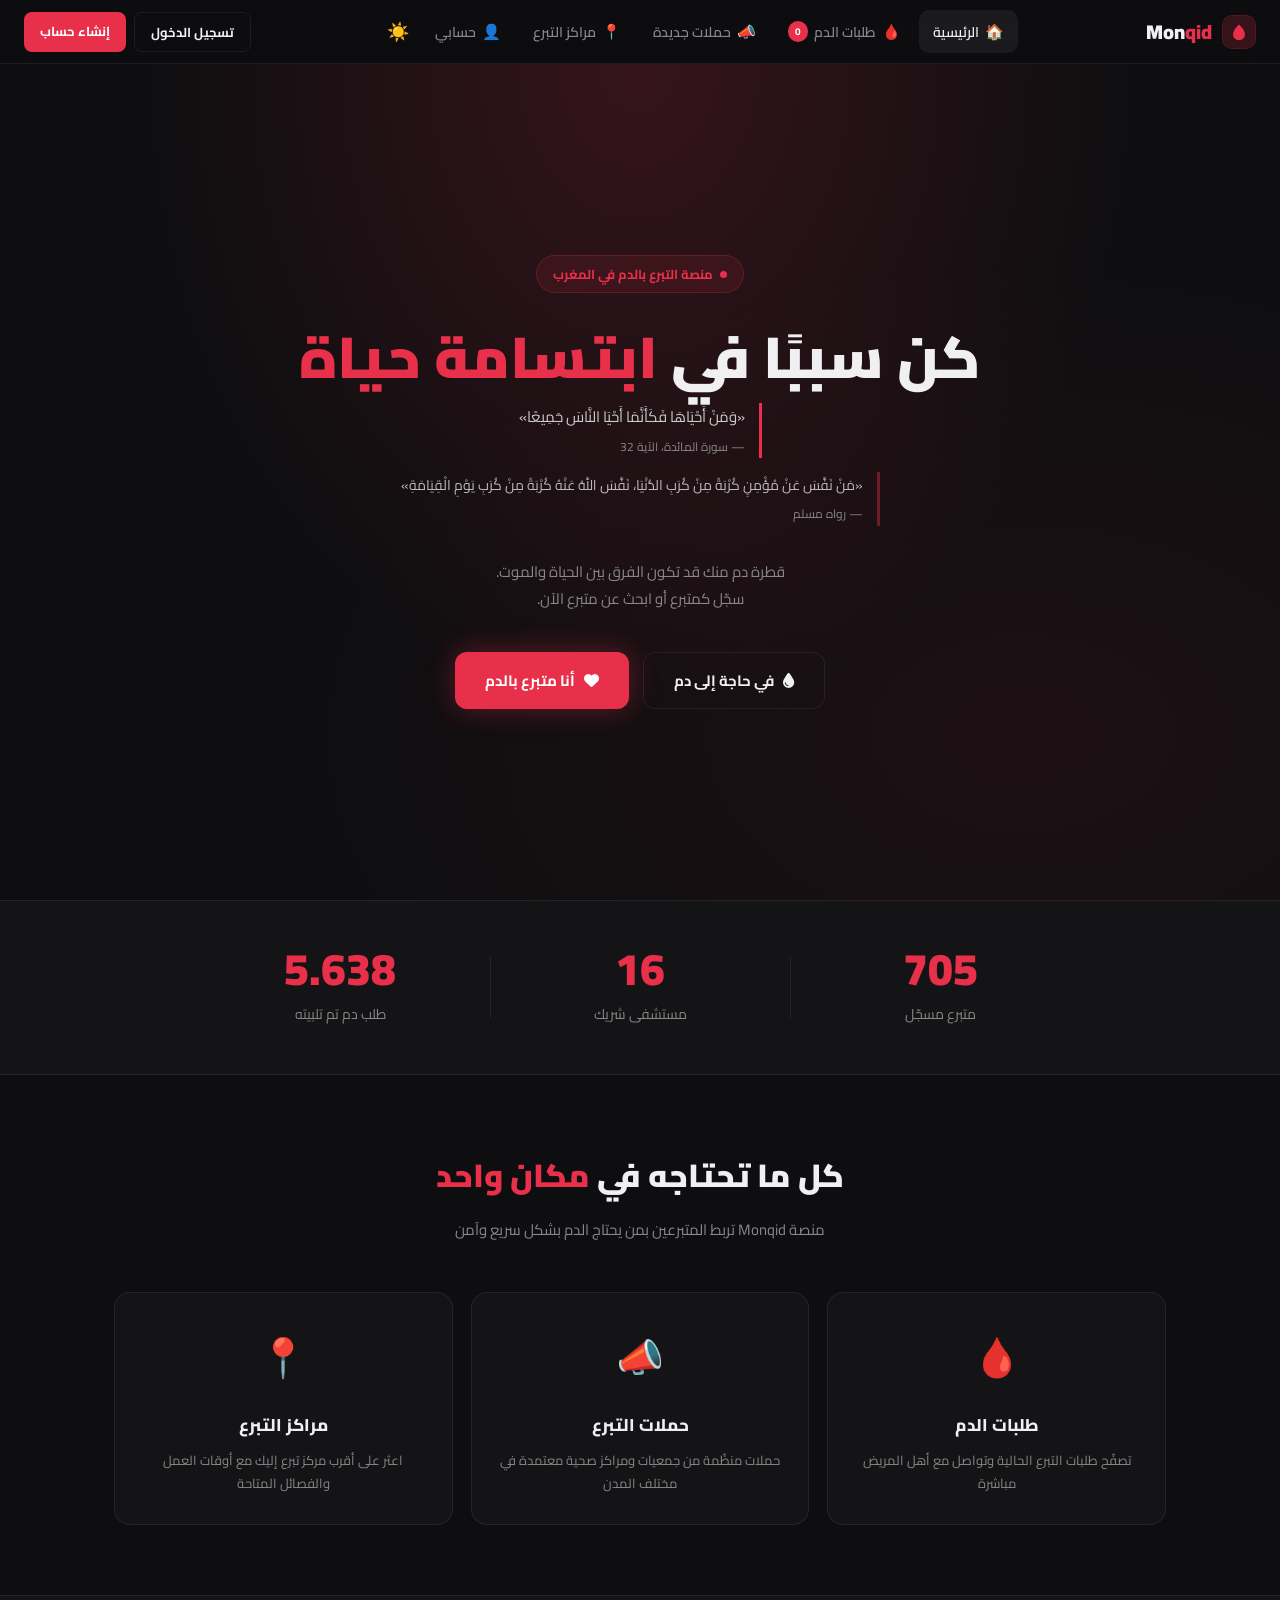
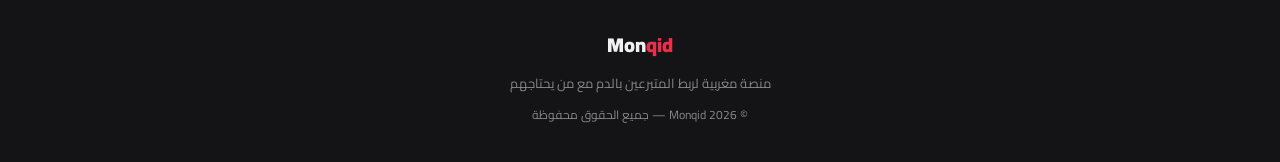
<file: monqid/pages/index.html>
<!DOCTYPE html>
<html lang="ar" dir="rtl">
<head>
  <meta charset="UTF-8"/>
  <meta name="viewport" content="width=device-width, initial-scale=1.0"/>
  <title>Monqid – الرئيسية</title>
  <link href="https://fonts.googleapis.com/css2?family=Cairo:wght@400;500;600;700;900&display=swap" rel="stylesheet"/>
  <link rel="stylesheet" href="https://cdnjs.cloudflare.com/ajax/libs/font-awesome/6.5.0/css/all.min.css">
  <link rel="stylesheet" href="../assests/css/index.css">
  <link rel="stylesheet" href="../assests/css/home.css">
</head>
<body>

<nav>
  <a href="index.html" class="logo">
    <div class="logo-icon">
      <div class="logo-pulse"></div>
      <svg viewBox="0 0 24 24" fill="var(--red)"><path d="M12 2C12 2 4 9.5 4 15a8 8 0 0 0 16 0C20 9.5 12 2 12 2z"/></svg>
    </div>
    <span class="logo-text">Mon<span>qid</span></span>
  </a>
  <ul class="nav-links">
    <li><a href="index.html" class="active"><span class="nav-icon">🏠</span> الرئيسية</a></li>
    <li><a href="requests.html"><span class="nav-icon">🩸</span> طلبات الدم <span class="nav-badge" id="nav-count">0</span></a></li>
    <li><a href="Campagnes.html"><span class="nav-icon">📣</span> حملات جديدة</a></li>
    <li><a href="Centers.html"><span class="nav-icon">📍</span> مراكز التبرع</a></li>
    <li><a href="profil.html"><span class="nav-icon">👤</span> حسابي</a></li>
    <button class="btn-theme-toggle" id="themeToggle" onclick="toggleTheme()"><span id="themeIcon">☀️</span></button>
  </ul>
  <div class="nav-auth" id="nav-auth-area">
    <a href="login.html" class="btn-login">تسجيل الدخول</a>
    <a href="register.html" class="btn-register">إنشاء حساب</a>
  </div>
  <button class="menu-toggle" id="menuToggle" aria-label="القائمة">☰</button>
</nav>

<div class="mobile-drawer" id="mobileDrawer">
  <a href="index.html"><span>🏠</span> الرئيسية</a>
  <a href="requests.html"><span>🩸</span> طلبات الدم <span class="nav-badge" id="nav-count-mobile">0</span></a>
  <a href="Campagnes.html"><span>📣</span> حملات جديدة</a>
  <a href="Centers.html"><span>📍</span> مراكز التبرع</a>
  <a href="profil.html"><span>👤</span> حسابي</a>
  <div class="mobile-divider"></div>
  <div class="mobile-auth">
    <a href="login.html" class="btn-login">تسجيل الدخول</a>
    <a href="register.html" class="btn-register">إنشاء حساب</a>
  </div>
</div>

<section class="hero">
  <div class="hero-tag"><span class="dot"></span> منصة التبرع بالدم في المغرب</div>
  <h1>كن سببًا في <span>ابتسامة حياة</span></h1>
  <div class="hero-verse">
    «وَمَنْ أَحْيَاهَا فَكَأَنَّمَا أَحْيَا النَّاسَ جَمِيعًا»
    <span class="source">— سورة المائدة، الآية 32</span>
  </div>
  <div class="hero-hadith">
    «مَنْ نَفَّسَ عَنْ مُؤْمِنٍ كُرْبَةً مِنْ كُرَبِ الدُّنْيَا، نَفَّسَ اللَّهُ عَنْهُ كُرْبَةً مِنْ كُرَبِ يَوْمِ الْقِيَامَةِ»
    <span class="source">— رواه مسلم</span>
  </div>
  <p class="hero-sub">قطرة دم منك قد تكون الفرق بين الحياة والموت.<br>سجّل كمتبرع أو ابحث عن متبرع الآن.</p>
  <div class="hero-btns">
    <a href="requests.html" class="btn-hero-secondary"><i class="fa fa-tint"></i> في حاجة إلى دم</a>
    <a href="Campagnes.html" class="btn-hero-primary"><i class="fa fa-heart"></i> أنا متبرع بالدم</a>
  </div>
</section>

<section class="stats-section">
  <div class="stats-inner">
    <div class="stat-item"><span class="num" id="users-count">0</span><span class="lbl">متبرع مسجّل</span></div>
    <div class="stat-item"><span class="num" id="hospitals-count">0</span><span class="lbl">مستشفى شريك</span></div>
    <div class="stat-item"><span class="num" id="orders-count">0</span><span class="lbl">طلب دم تم تلبيته</span></div>
  </div>
</section>

<section class="features-section">
  <div class="section-title">
    <h2>كل ما تحتاجه في <span>مكان واحد</span></h2>
    <p>منصة Monqid تربط المتبرعين بمن يحتاج الدم بشكل سريع وآمن</p>
  </div>
  <div class="features-grid">
    <a href="requests.html" class="feature-card"><span class="feature-icon">🩸</span><h3>طلبات الدم</h3><p>تصفّح طلبات التبرع الحالية وتواصل مع أهل المريض مباشرة</p></a>
    <a href="Campagnes.html" class="feature-card"><span class="feature-icon">📣</span><h3>حملات التبرع</h3><p>حملات منظّمة من جمعيات ومراكز صحية معتمدة في مختلف المدن</p></a>
    <a href="Centers.html" class="feature-card"><span class="feature-icon">📍</span><h3>مراكز التبرع</h3><p>اعثر على أقرب مركز تبرع إليك مع أوقات العمل والفصائل المتاحة</p></a>
  </div>
</section>

<footer class="footer">
  <div class="footer-inner">
    <div class="footer-logo">Mon<span>qid</span></div>
    <p>منصة مغربية لربط المتبرعين بالدم مع من يحتاجهم</p>
    <p style="font-size:12px;margin-top:8px">© 2026 Monqid — جميع الحقوق محفوظة</p>
  </div>
</footer>

<script src="../assests/js/utils.js"></script>
<script src="../assests/js/home.js"></script>
</body>
</html>
</file>
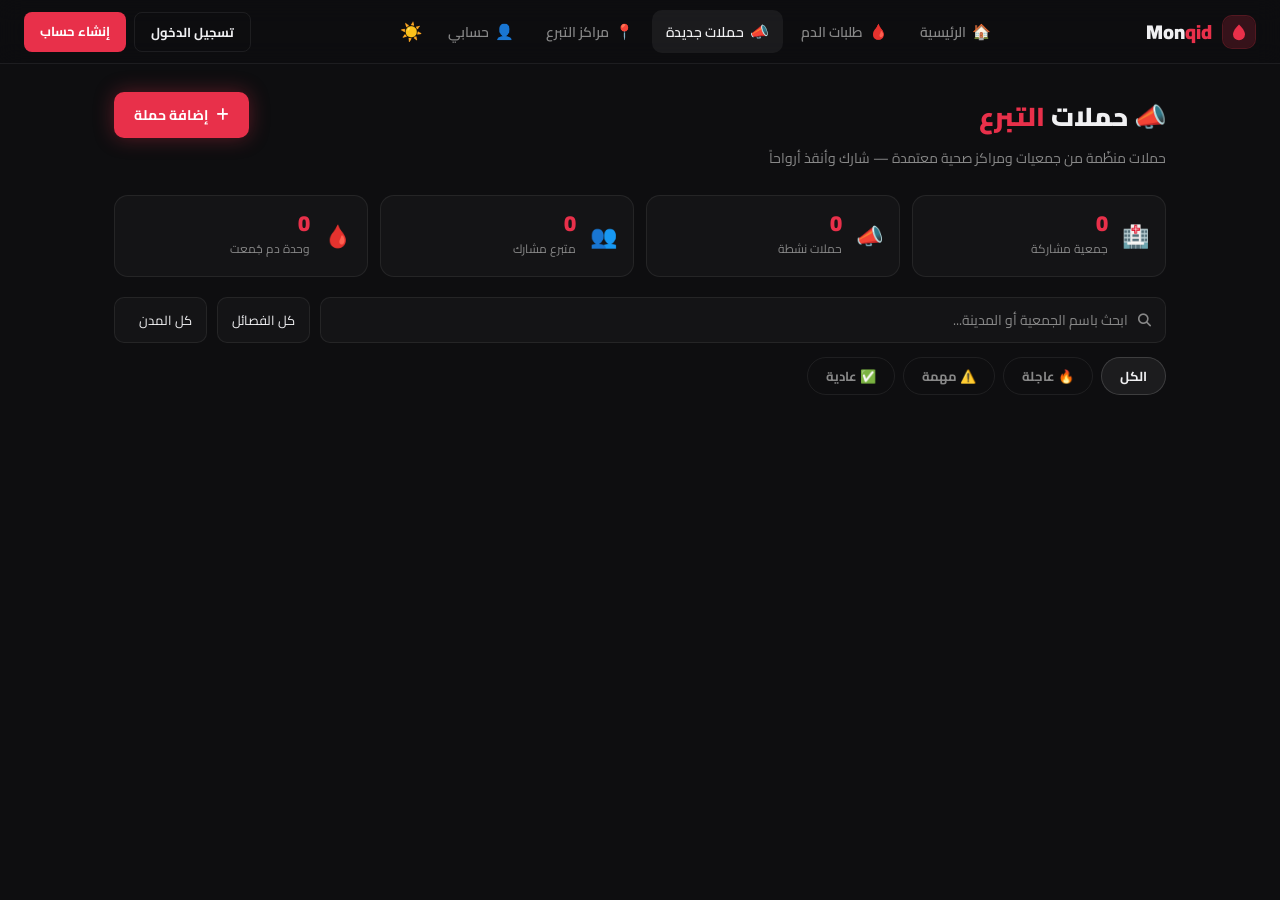
<file: monqid/pages/Campagnes.html>
<!DOCTYPE html>
<html lang="ar" dir="rtl">
<head>
  <meta charset="UTF-8">
  <meta name="viewport" content="width=device-width, initial-scale=1.0">
  <title>Monqid – حملات التبرع</title>
  <link href="https://fonts.googleapis.com/css2?family=Cairo:wght@400;500;600;700;900&display=swap" rel="stylesheet">
  <link rel="stylesheet" href="https://cdnjs.cloudflare.com/ajax/libs/font-awesome/6.5.0/css/all.min.css">
  <link rel="stylesheet" href="../assests/css/index.css">
</head>
<body>

<nav>
  <a href="index.html" class="logo">
    <div class="logo-icon"><div class="logo-pulse"></div>
      <svg viewBox="0 0 24 24" fill="var(--red)"><path d="M12 2C12 2 4 9.5 4 15a8 8 0 0 0 16 0C20 9.5 12 2 12 2z"/></svg>
    </div>
    <span class="logo-text">Mon<span>qid</span></span>
  </a>
  <ul class="nav-links">
    <li><a href="index.html"><span class="nav-icon">🏠</span> الرئيسية</a></li>
    <li><a href="requests.html"><span class="nav-icon">🩸</span> طلبات الدم</a></li>
    <li><a href="Campagnes.html" class="active"><span class="nav-icon">📣</span> حملات جديدة</a></li>
    <li><a href="Centers.html"><span class="nav-icon">📍</span> مراكز التبرع</a></li>
    <li><a href="profil.html"><span class="nav-icon">👤</span> حسابي</a></li>
    <button class="btn-theme-toggle" id="themeToggle" onclick="toggleTheme()"><span id="themeIcon">☀️</span></button>
  </ul>
  <div class="nav-auth">
    <a href="login.html" class="btn-login">تسجيل الدخول</a>
    <a href="register.html" class="btn-register">إنشاء حساب</a>
  </div>
  <button class="menu-toggle" id="menuToggle">☰</button>
</nav>

<div class="mobile-drawer" id="mobileDrawer">
  <a href="index.html"><span>🏠</span> الرئيسية</a>
  <a href="requests.html"><span>🩸</span> طلبات الدم</a>
  <a href="Campagnes.html"><span>📣</span> حملات جديدة</a>
  <a href="Centers.html"><span>📍</span> مراكز التبرع</a>
  <a href="profil.html"><span>👤</span> حسابي</a>
  <div class="mobile-divider"></div>
  <div class="mobile-auth">
    <a href="login.html" class="btn-login">تسجيل الدخول</a>
    <a href="register.html" class="btn-register">إنشاء حساب</a>
  </div>
</div>

<div class="page">
  <div class="page-header">
    <div>
      <h1>📣 حملات <span>التبرع</span></h1>
      <p>حملات منظّمة من جمعيات ومراكز صحية معتمدة — شارك وأنقذ أرواحاً</p>
    </div>
    <button class="btn-add" id="btn-open-modal"><i class="fa fa-plus"></i> إضافة حملة</button>
  </div>

  <div class="stats-row">
    <div class="stat-card"><div class="stat-icon">🏥</div><div class="stat-info"><div class="num"><span id="stat-orgs">0</span></div><div class="lbl">جمعية مشاركة</div></div></div>
    <div class="stat-card"><div class="stat-icon">📣</div><div class="stat-info"><div class="num"><span id="stat-active">0</span></div><div class="lbl">حملات نشطة</div></div></div>
    <div class="stat-card"><div class="stat-icon">👥</div><div class="stat-info"><div class="num"><span id="stat-donors">0</span></div><div class="lbl">متبرع مشارك</div></div></div>
    <div class="stat-card"><div class="stat-icon">🩸</div><div class="stat-info"><div class="num"><span id="stat-units">0</span></div><div class="lbl">وحدة دم جُمعت</div></div></div>
  </div>

  <div class="filters-bar">
    <div class="search-wrap">
      <i class="fa fa-search"></i>
      <input type="text" id="search-inp" placeholder="ابحث باسم الجمعية أو المدينة...">
    </div>
    <select class="filter-select" id="f-blood">
      <option value="all">كل الفصائل</option>
      <option>A+</option><option>A-</option><option>B+</option><option>B-</option>
      <option>AB+</option><option>AB-</option><option>O+</option><option>O-</option>
    </select>
    <select class="filter-select" id="f-city">
      <option value="all">كل المدن</option>
      <option>الرباط</option><option>الدار البيضاء</option>
      <option>فاس</option><option>مراكش</option><option>طنجة</option><option>مكناس</option>
    </select>
  </div>

  <div class="urgency-tabs" id="urg-tabs">
    <button class="urg-btn active" data-urg="all">الكل</button>
    <button class="urg-btn critical" data-urg="critical">🔥 عاجلة</button>
    <button class="urg-btn" data-urg="high">⚠️ مهمة</button>
    <button class="urg-btn" data-urg="normal">✅ عادية</button>
  </div>

  <div class="cards-grid" id="cards-grid"></div>
</div>

<!-- Modal إضافة حملة -->
<div class="modal-overlay" id="modal">
  <div class="modal-box">
    <button class="modal-close" id="btn-close-modal"><i class="fa fa-times"></i></button>
    <h2>حملة <span>تبرع</span> جديدة</h2>
    <p class="modal-sub">خاصة بالجمعيات والمراكز الصحية المعتمدة فقط</p>

    <div class="form-row">
      <div class="form-group"><label>اسم الجمعية / المؤسسة</label><input type="text" id="m-org" placeholder="مثل: جمعية الهلال الأحمر"></div>
      <div class="form-group"><label>عنوان الحملة</label><input type="text" id="m-title" placeholder="مثل: حملة دمك حياة"></div>
    </div>
    <div class="form-group"><label>وصف الحملة</label><textarea id="m-desc" placeholder="اشرح هدف الحملة..."></textarea></div>
    <div class="form-group">
      <label>فصائل الدم المطلوبة (يمكن اختيار أكثر من واحدة)</label>
      <div class="blood-selector" id="blood-selector">
        <button class="blood-opt" data-blood="A+">A+</button>
        <button class="blood-opt" data-blood="A-">A-</button>
        <button class="blood-opt" data-blood="B+">B+</button>
        <button class="blood-opt" data-blood="B-">B-</button>
        <button class="blood-opt" data-blood="AB+">AB+</button>
        <button class="blood-opt" data-blood="AB-">AB-</button>
        <button class="blood-opt" data-blood="O+">O+</button>
        <button class="blood-opt" data-blood="O-">O-</button>
      </div>
    </div>
    <div class="form-row">
      <div class="form-group"><label>المدينة</label><input type="text" id="m-city" placeholder="مثل: الرباط"></div>
      <div class="form-group"><label>الهدف (عدد الوحدات)</label><input type="number" id="m-bags" placeholder="50" min="1"></div>
    </div>
    <div class="form-row">
      <div class="form-group"><label>تاريخ البداية</label><input type="date" id="m-start"></div>
      <div class="form-group"><label>تاريخ النهاية</label><input type="date" id="m-end"></div>
    </div>
    <div class="form-row">
      <div class="form-group">
        <label>درجة الأولوية</label>
        <select id="m-urgency">
          <option value="critical">🔥 عاجلة</option>
          <option value="high">⚠️ مهمة</option>
          <option value="normal">✅ عادية</option>
        </select>
      </div>
      <div class="form-group"><label>رقم التواصل</label><input type="tel" id="m-phone" placeholder="+212 5XX XXX XXX"></div>
    </div>
    <button class="btn-submit" id="btn-submit"><i class="fa fa-bullhorn"></i> نشر الحملة</button>
  </div>
</div>

<div class="toast" id="toast"><i class="fa fa-check-circle"></i><span id="toast-msg"></span></div>

<script src="../assests/js/utils.js"></script>
<script src="../assests/js/campaigns.js"></script>
</body>
</html>
</file>
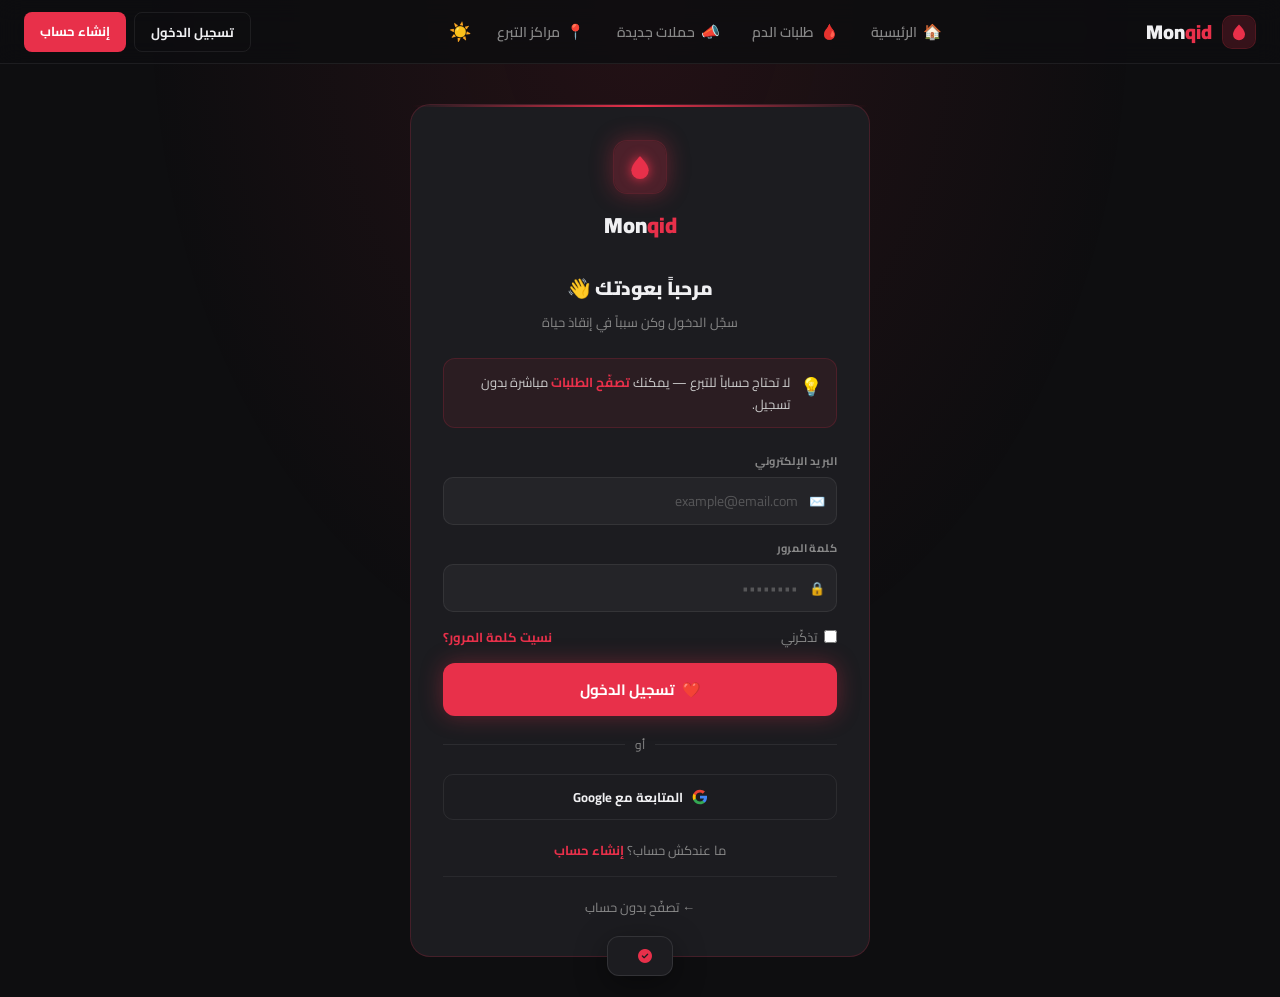
<file: monqid/pages/login.html>
<!DOCTYPE html>
<html lang="ar" dir="rtl">
<head>
  <meta charset="UTF-8"/>
  <meta name="viewport" content="width=device-width, initial-scale=1.0"/>
  <title>Monqid – تسجيل الدخول</title>
  <link href="https://fonts.googleapis.com/css2?family=Cairo:wght@400;600;700;900&display=swap" rel="stylesheet"/>
  <link rel="stylesheet" href="https://cdnjs.cloudflare.com/ajax/libs/font-awesome/6.5.0/css/all.min.css">
  <link rel="stylesheet" href="../assests/css/index.css">
  <link rel="stylesheet" href="../assests/css/auth.css">
</head>
<body>

<nav>
  <a href="index.html" class="logo">
    <div class="logo-icon"><div class="logo-pulse"></div>
      <svg viewBox="0 0 24 24" fill="var(--red)"><path d="M12 2C12 2 4 9.5 4 15a8 8 0 0 0 16 0C20 9.5 12 2 12 2z"/></svg>
    </div>
    <span class="logo-text">Mon<span>qid</span></span>
  </a>
  <ul class="nav-links">
    <li><a href="index.html"><span class="nav-icon">🏠</span> الرئيسية</a></li>
    <li><a href="requests.html"><span class="nav-icon">🩸</span> طلبات الدم</a></li>
    <li><a href="Campagnes.html"><span class="nav-icon">📣</span> حملات جديدة</a></li>
    <li><a href="Centers.html"><span class="nav-icon">📍</span> مراكز التبرع</a></li>
    <button class="btn-theme-toggle" id="themeToggle" onclick="toggleTheme()"><span id="themeIcon">☀️</span></button>
  </ul>
  <div class="nav-auth">
    <a href="login.html" class="btn-login">تسجيل الدخول</a>
    <a href="register.html" class="btn-register">إنشاء حساب</a>
  </div>
  <button class="menu-toggle" id="menuToggle">☰</button>
</nav>

<div class="mobile-drawer" id="mobileDrawer">
  <a href="index.html"><span>🏠</span> الرئيسية</a>
  <a href="requests.html"><span>🩸</span> طلبات الدم</a>
  <a href="Campagnes.html"><span>📣</span> حملات جديدة</a>
  <a href="Centers.html"><span>📍</span> مراكز التبرع</a>
  <div class="mobile-divider"></div>
  <div class="mobile-auth">
    <a href="login.html" class="btn-login">تسجيل الدخول</a>
    <a href="register.html" class="btn-register">إنشاء حساب</a>
  </div>
</div>

<div class="auth-wrapper">
  <div class="auth-card">
    <div class="card-logo">
      <div class="logo-icon-wrap">
        <div class="logo-pulse-ring"></div>
        <svg viewBox="0 0 24 24"><path d="M12 2C12 2 4 9.5 4 15a8 8 0 0 0 16 0C20 9.5 12 2 12 2z"/></svg>
      </div>
      <div class="logo-name">Mon<span>qid</span></div>
    </div>
    <div class="card-title">مرحباً بعودتك 👋</div>
    <div class="card-sub">سجّل الدخول وكن سبباً في إنقاذ حياة</div>
    <div class="guest-notice">
      <span class="notice-icon">💡</span>
      <span>لا تحتاج حساباً للتبرع — يمكنك <a href="requests.html">تصفّح الطلبات</a> مباشرة بدون تسجيل.</span>
    </div>
    <form id="loginForm">
      <div class="form-group">
        <label>البريد الإلكتروني</label>
        <div class="input-wrap"><span class="ico">✉️</span><input type="email" id="l-email" placeholder="example@email.com" required></div>
      </div>
      <div class="form-group">
        <label>كلمة المرور</label>
        <div class="input-wrap"><span class="ico">🔒</span><input type="password" id="l-pass" placeholder="••••••••" required></div>
      </div>
      <div class="check-row">
        <label><input type="checkbox"> تذكّرني</label>
        <a href="#" class="forgot">نسيت كلمة المرور؟</a>
      </div>
      <button class="btn-submit" type="submit"><span>❤️</span> تسجيل الدخول</button>
    </form>
    <div class="divider"><hr><span>أو</span><hr></div>
    <button class="btn-google">
      <svg width="16" height="16" viewBox="0 0 24 24">
        <path d="M22.56 12.25c0-.78-.07-1.53-.2-2.25H12v4.26h5.92c-.26 1.37-1.04 2.53-2.21 3.31v2.77h3.57c2.08-1.92 3.28-4.74 3.28-8.09z" fill="#4285F4"/>
        <path d="M12 23c2.97 0 5.46-.98 7.28-2.66l-3.57-2.77c-.98.66-2.23 1.06-3.71 1.06-2.86 0-5.29-1.93-6.16-4.53H2.18v2.84C3.99 20.53 7.7 23 12 23z" fill="#34A853"/>
        <path d="M5.84 14.09c-.22-.66-.35-1.36-.35-2.09s.13-1.43.35-2.09V7.07H2.18C1.43 8.55 1 10.22 1 12s.43 3.45 1.18 4.93l2.85-2.22.81-.62z" fill="#FBBC05"/>
        <path d="M12 5.38c1.62 0 3.06.56 4.21 1.64l3.15-3.15C17.45 2.09 14.97 1 12 1 7.7 1 3.99 3.47 2.18 7.07l3.66 2.84c.87-2.6 3.3-4.53 6.16-4.53z" fill="#EA4335"/>
      </svg>
      المتابعة مع Google
    </button>
    <p class="card-footer-link">ما عندكش حساب؟ <a href="register.html">إنشاء حساب</a></p>
    <div class="guest-link"><a href="requests.html">← تصفّح بدون حساب</a></div>
  </div>
</div>

<div class="toast" id="toast"><i class="fa fa-check-circle"></i><span id="toast-msg"></span></div>

<script src="../assests/js/utils.js"></script>
<script src="../assests/js/auth.js"></script>
</body>
</html>
</file>
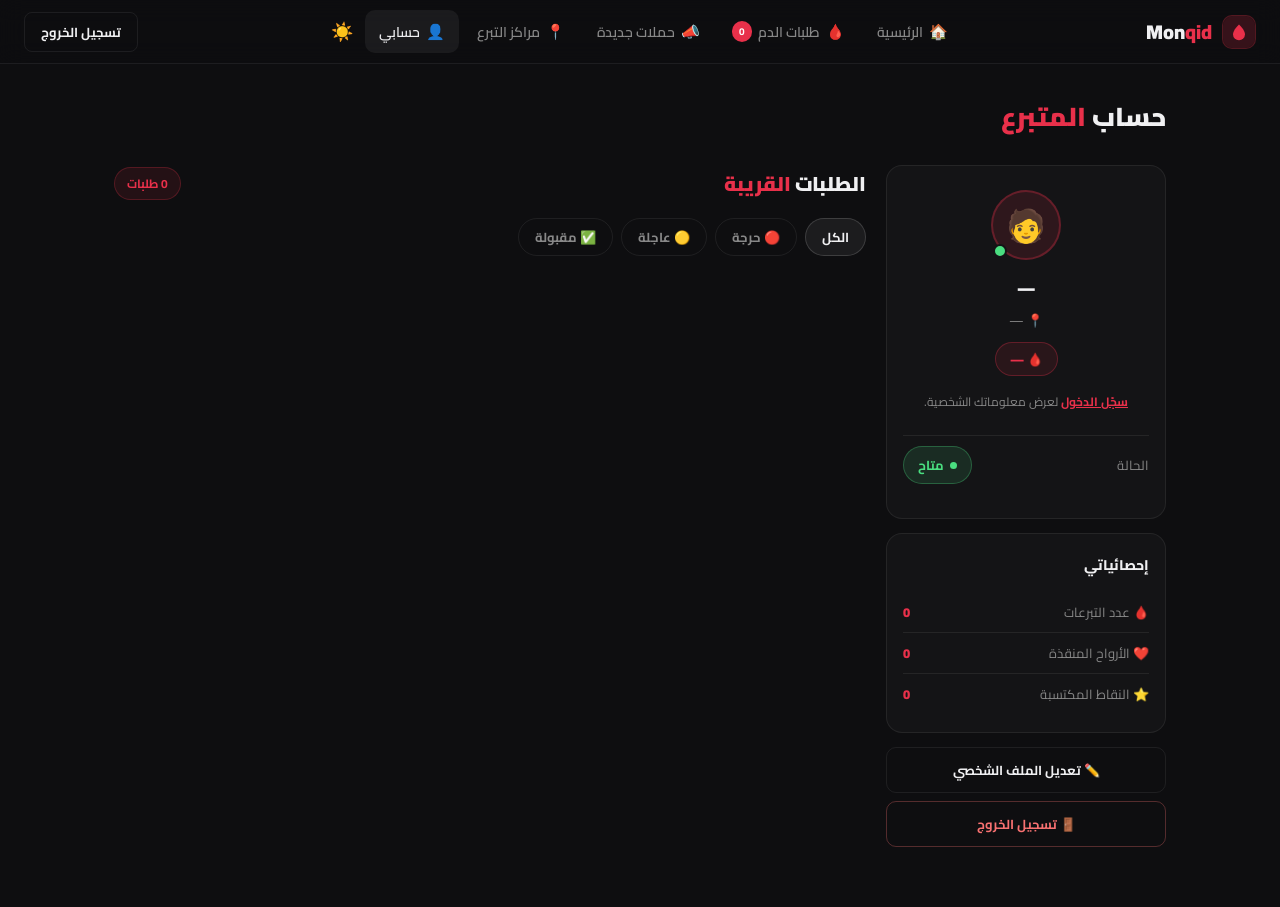
<file: monqid/pages/profil.html>
<!DOCTYPE html>
<html lang="ar" dir="rtl">
<head>
  <meta charset="UTF-8"/>
  <meta name="viewport" content="width=device-width, initial-scale=1.0"/>
  <title>Monqid – حساب المتبرع</title>
  <link href="https://fonts.googleapis.com/css2?family=Cairo:wght@400;600;700;900&display=swap" rel="stylesheet"/>
  <link rel="stylesheet" href="https://cdnjs.cloudflare.com/ajax/libs/font-awesome/6.5.0/css/all.min.css">
  <link rel="stylesheet" href="../assests/css/index.css">
  <style>
    .profile-page { max-width: 1100px; margin: 0 auto; padding: 28px 24px 60px; }
    .page-title { font-size: 26px; font-weight: 900; margin-bottom: 24px; }
    .page-title span { color: var(--red); }
    .profile-layout { display: grid; grid-template-columns: 280px 1fr; gap: 20px; }

    /* Sidebar */
    .profile-card {
      background: var(--surface); border: 1px solid var(--border);
      border-radius: 16px; padding: 24px 16px; text-align: center;
    }
    .avatar-wrap { position: relative; display: inline-block; margin-bottom: 12px; }
    .avatar { width: 70px; height: 70px; background: rgba(232,48,74,0.12); border: 2px solid rgba(232,48,74,0.3); border-radius: 50%; display: flex; align-items: center; justify-content: center; font-size: 32px; margin: 0 auto; }
    .avatar-status { position: absolute; bottom: 2px; left: 2px; width: 14px; height: 14px; background: #4ade80; border: 2px solid var(--surface); border-radius: 50%; animation: blink 1.4s ease infinite; }
    .avatar-status.offline { background: var(--muted); animation: none; }
    .profile-name { font-size: 17px; font-weight: 900; margin-bottom: 4px; }
    .profile-city { font-size: 13px; color: var(--muted); margin-bottom: 10px; }
    .blood-chip { display: inline-block; background: rgba(232,48,74,0.1); border: 1px solid rgba(232,48,74,0.3); color: var(--red); font-size: 13px; font-weight: 800; padding: 4px 14px; border-radius: 20px; margin-bottom: 14px; }
    .status-toggle { display: flex; align-items: center; justify-content: space-between; padding: 10px 0; border-top: 1px solid var(--border); margin-top: 10px; }
    .status-label { font-size: 13px; color: var(--muted); }
    .toggle-btn { display: flex; align-items: center; gap: 6px; padding: 6px 14px; border-radius: 20px; border: 1px solid rgba(74,222,128,0.3); background: rgba(74,222,128,0.12); color: #4ade80; font-family: var(--font); font-size: 13px; font-weight: 700; cursor: pointer; transition: all 0.2s; }
    .toggle-btn .dot { width: 7px; height: 7px; border-radius: 50%; background: currentColor; animation: blink 1.4s ease infinite; }

    .stats-card { background: var(--surface); border: 1px solid var(--border); border-radius: 16px; padding: 18px 16px; margin-top: 14px; }
    .stats-card-title { font-size: 14px; font-weight: 800; margin-bottom: 14px; }
    .stat-row { display: flex; justify-content: space-between; align-items: center; padding: 8px 0; border-bottom: 1px solid var(--border); font-size: 13px; }
    .stat-row:last-child { border-bottom: none; }
    .s-label { color: var(--muted); }
    .s-val { font-weight: 900; color: var(--red); }
    .btn-edit { width: 100%; margin-top: 14px; padding: 10px; background: transparent; border: 1px solid var(--border); border-radius: 10px; color: var(--text); font-family: var(--font); font-size: 13px; font-weight: 700; cursor: pointer; transition: all 0.2s; }
    .btn-edit:hover { border-color: rgba(232,48,74,0.4); color: var(--red); }

    /* Main */
    .main-content { min-width: 0; }
    .section-header { display: flex; justify-content: space-between; align-items: center; margin-bottom: 16px; }
    .section-header h2 { font-size: 20px; font-weight: 900; }
    .section-header h2 span { color: var(--red); }
    .badge-count { background: rgba(232,48,74,0.1); border: 1px solid rgba(232,48,74,0.25); color: var(--red); font-size: 12px; font-weight: 700; padding: 4px 12px; border-radius: 20px; }

    .filter-tabs { display: flex; gap: 8px; margin-bottom: 16px; flex-wrap: wrap; }
    .ftab { padding: 6px 16px; border-radius: 20px; border: 1px solid var(--border); background: transparent; color: var(--muted); font-family: var(--font); font-size: 13px; font-weight: 700; cursor: pointer; transition: all 0.2s; }
    .ftab:hover { color: var(--text); }
    .ftab.active { background: rgba(255,255,255,0.06); border-color: rgba(255,255,255,0.15); color: var(--text); }
    .ftab.f-critical.active { background: rgba(232,48,74,0.12); border-color: rgba(232,48,74,0.4); color: #ff6b80; }

    #cards-container { display: grid; grid-template-columns: repeat(auto-fill, minmax(260px,1fr)); gap: 14px; }

    .empty-state { text-align: center; padding: 50px 20px; color: var(--muted); }
    .e-ico { font-size: 36px; margin-bottom: 12px; }

    /* Prof detail */
    #prof-detail { text-align: right; font-size: 12px; color: var(--muted); line-height: 1.8; padding: 0 8px 12px; }
    #prof-guest-hint { font-size: 12px; color: var(--muted); padding: 0 8px 12px; }
    #prof-guest-hint a { color: var(--red); font-weight: 700; }

    @media (max-width: 800px) {
      .profile-layout { grid-template-columns: 1fr; }
    }
  </style>
</head>
<body>

<nav>
  <a href="index.html" class="logo">
    <div class="logo-icon"><div class="logo-pulse"></div>
      <svg viewBox="0 0 24 24" fill="var(--red)"><path d="M12 2C12 2 4 9.5 4 15a8 8 0 0 0 16 0C20 9.5 12 2 12 2z"/></svg>
    </div>
    <span class="logo-text">Mon<span>qid</span></span>
  </a>
  <ul class="nav-links">
    <li><a href="index.html"><span class="nav-icon">🏠</span> الرئيسية</a></li>
    <li><a href="requests.html"><span class="nav-icon">🩸</span> طلبات الدم <span class="nav-badge" id="nav-count">0</span></a></li>
    <li><a href="Campagnes.html"><span class="nav-icon">📣</span> حملات جديدة</a></li>
    <li><a href="Centers.html"><span class="nav-icon">📍</span> مراكز التبرع</a></li>
    <li><a href="profil.html" class="active"><span class="nav-icon">👤</span> حسابي</a></li>
    <button class="btn-theme-toggle" id="themeToggle" onclick="toggleTheme()"><span id="themeIcon">☀️</span></button>
  </ul>
  <div class="nav-auth">
    <a href="login.html" class="btn-login" id="btn-logout-nav">تسجيل الخروج</a>
  </div>
  <button class="menu-toggle" id="menuToggle">☰</button>
</nav>

<div class="mobile-drawer" id="mobileDrawer">
  <a href="index.html"><span>🏠</span> الرئيسية</a>
  <a href="requests.html"><span>🩸</span> طلبات الدم</a>
  <a href="Campagnes.html"><span>📣</span> حملات جديدة</a>
  <a href="Centers.html"><span>📍</span> مراكز التبرع</a>
  <div class="mobile-divider"></div>
  <div class="mobile-auth">
    <a href="login.html" class="btn-login">تسجيل الخروج</a>
  </div>
</div>

<div class="profile-page">
  <div class="page-title">حساب <span>المتبرع</span></div>

  <div class="profile-layout">

    <!-- SIDEBAR -->
    <div>
      <div class="profile-card">
        <div class="avatar-wrap">
          <div class="avatar">🧑</div>
          <div class="avatar-status" id="avatarDot"></div>
        </div>
        <div class="profile-name" id="prof-name">—</div>
        <div class="profile-city" id="prof-city">📍 —</div>
        <div class="blood-chip" id="prof-blood">🩸 —</div>

        <div id="prof-detail" style="display:none">
          <div><strong>البريد:</strong> <span id="prof-email">—</span></div>
          <div><strong>الهاتف:</strong> <span id="prof-phone">—</span></div>
          <div><strong>العنوان:</strong> <span id="prof-address">—</span></div>
        </div>
        <div id="prof-guest-hint">
          <a href="login.html">سجّل الدخول</a> لعرض معلوماتك الشخصية.
        </div>

        <div class="status-toggle">
          <span class="status-label">الحالة</span>
          <button class="toggle-btn" id="statusBtn" onclick="toggleStatus()">
            <span class="dot" id="statusDot"></span>
            <span id="statusLbl">متاح</span>
          </button>
        </div>
      </div>

      <div class="stats-card">
        <div class="stats-card-title">إحصائياتي</div>
        <div class="stat-row"><span class="s-label">🩸 عدد التبرعات</span><span class="s-val" id="cnt-donations">0</span></div>
        <div class="stat-row"><span class="s-label">❤️ الأرواح المنقذة</span><span class="s-val" id="cnt-lives">0</span></div>
        <div class="stat-row"><span class="s-label">⭐ النقاط المكتسبة</span><span class="s-val" id="cnt-points">0</span></div>
      </div>

      <button class="btn-edit" onclick="alert('صفحة التعديل قريباً!')">✏️ تعديل الملف الشخصي</button>
      <button class="btn-edit" style="margin-top:8px;color:#f87171;border-color:rgba(248,113,113,0.3)" onclick="logout()">🚪 تسجيل الخروج</button>
    </div>

    <!-- MAIN -->
    <div class="main-content">
      <div class="section-header">
        <h2>الطلبات <span>القريبة</span></h2>
        <span class="badge-count" id="visible-count">0 طلبات</span>
      </div>
      <div class="filter-tabs">
        <button class="ftab active" onclick="filterCards('all',this)">الكل</button>
        <button class="ftab f-critical" onclick="filterCards('critical',this)">🔴 حرجة</button>
        <button class="ftab" onclick="filterCards('urgent',this)">🟡 عاجلة</button>
        <button class="ftab" onclick="filterCards('done',this)">✅ مقبولة</button>
      </div>
      <div id="cards-container"></div>
      <div class="empty-state" id="empty-state" style="display:none">
        <div class="e-ico">🩸</div>
        <p>لا توجد طلبات في هذا التصنيف</p>
      </div>
    </div>

  </div>
</div>

<div class="toast" id="toast"><i class="fa fa-check-circle"></i><span id="toast-msg"></span></div>

<script src="../assests/js/utils.js"></script>
<script src="../assests/js/profil.js"></script>
<script>
function logout() {
  localStorage.removeItem('monqid-user-id');
  localStorage.removeItem('monqid-user-name');
  localStorage.removeItem('monqid-user-email');
  window.location.href = 'login.html';
}
</script>
</body>
</html>
</file>
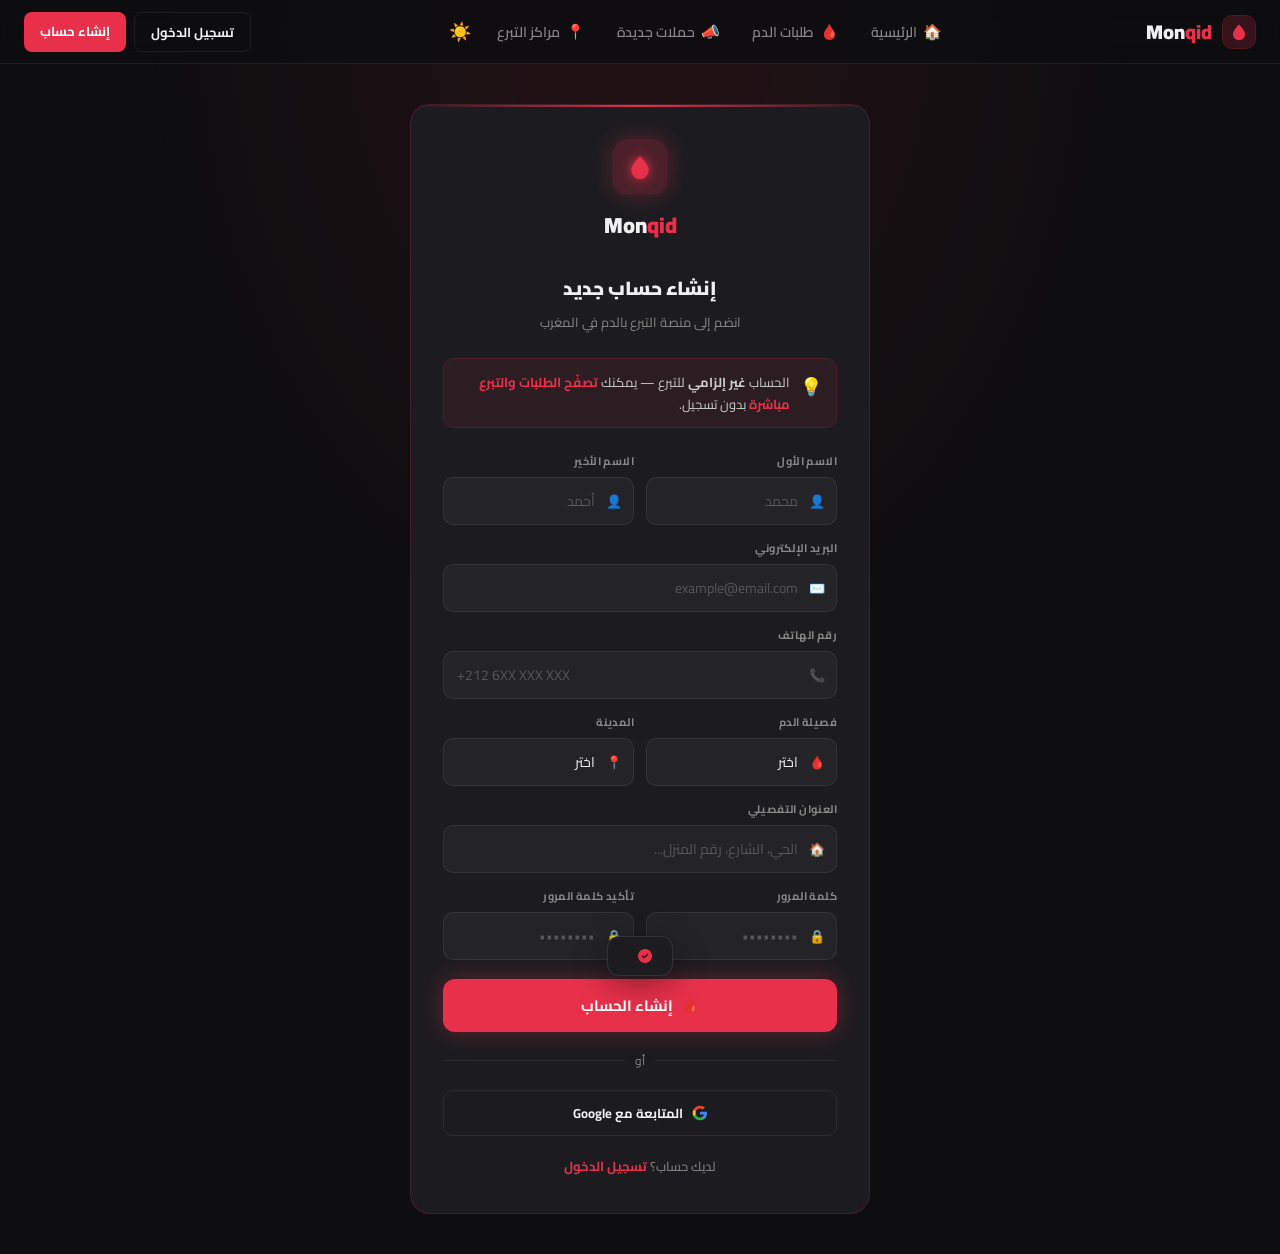
<file: monqid/pages/register.html>
<!DOCTYPE html>
<html lang="ar" dir="rtl">
<head>
  <meta charset="UTF-8"/>
  <meta name="viewport" content="width=device-width, initial-scale=1.0"/>
  <title>Monqid – إنشاء حساب</title>
  <link href="https://fonts.googleapis.com/css2?family=Cairo:wght@400;600;700;900&display=swap" rel="stylesheet"/>
  <link rel="stylesheet" href="https://cdnjs.cloudflare.com/ajax/libs/font-awesome/6.5.0/css/all.min.css">
  <link rel="stylesheet" href="../assests/css/index.css">
  <link rel="stylesheet" href="../assests/css/auth.css">
</head>
<body>

<nav>
  <a href="index.html" class="logo">
    <div class="logo-icon"><div class="logo-pulse"></div>
      <svg viewBox="0 0 24 24" fill="var(--red)"><path d="M12 2C12 2 4 9.5 4 15a8 8 0 0 0 16 0C20 9.5 12 2 12 2z"/></svg>
    </div>
    <span class="logo-text">Mon<span>qid</span></span>
  </a>
  <ul class="nav-links">
    <li><a href="index.html"><span class="nav-icon">🏠</span> الرئيسية</a></li>
    <li><a href="requests.html"><span class="nav-icon">🩸</span> طلبات الدم</a></li>
    <li><a href="Campagnes.html"><span class="nav-icon">📣</span> حملات جديدة</a></li>
    <li><a href="Centers.html"><span class="nav-icon">📍</span> مراكز التبرع</a></li>
    <button class="btn-theme-toggle" id="themeToggle" onclick="toggleTheme()"><span id="themeIcon">☀️</span></button>
  </ul>
  <div class="nav-auth">
    <a href="login.html" class="btn-login">تسجيل الدخول</a>
    <a href="register.html" class="btn-register">إنشاء حساب</a>
  </div>
  <button class="menu-toggle" id="menuToggle">☰</button>
</nav>

<div class="mobile-drawer" id="mobileDrawer">
  <a href="index.html"><span>🏠</span> الرئيسية</a>
  <a href="requests.html"><span>🩸</span> طلبات الدم</a>
  <a href="Campagnes.html"><span>📣</span> حملات جديدة</a>
  <a href="Centers.html"><span>📍</span> مراكز التبرع</a>
  <div class="mobile-divider"></div>
  <div class="mobile-auth">
    <a href="login.html" class="btn-login">تسجيل الدخول</a>
    <a href="register.html" class="btn-register">إنشاء حساب</a>
  </div>
</div>

<div class="auth-wrapper">
  <div class="auth-card">
    <div class="card-logo">
      <div class="logo-icon-wrap">
        <div class="logo-pulse-ring"></div>
        <svg viewBox="0 0 24 24"><path d="M12 2C12 2 4 9.5 4 15a8 8 0 0 0 16 0C20 9.5 12 2 12 2z"/></svg>
      </div>
      <div class="logo-name">Mon<span>qid</span></div>
    </div>
    <div class="card-title">إنشاء حساب جديد</div>
    <div class="card-sub">انضم إلى منصة التبرع بالدم في المغرب</div>
    <div class="guest-notice">
      <span class="notice-icon">💡</span>
      <span>الحساب <strong>غير إلزامي</strong> للتبرع — يمكنك <a href="requests.html">تصفّح الطلبات والتبرع مباشرة</a> بدون تسجيل.</span>
    </div>
    <form id="registerForm">
      <div class="form-row">
        <div class="form-group">
          <label>الاسم الأول</label>
          <div class="input-wrap"><span class="ico">👤</span><input type="text" name="f_nom" placeholder="محمد" required></div>
        </div>
        <div class="form-group">
          <label>الاسم الأخير</label>
          <div class="input-wrap"><span class="ico">👤</span><input type="text" name="l_nom" placeholder="أحمد" required></div>
        </div>
      </div>
      <div class="form-group">
        <label>البريد الإلكتروني</label>
        <div class="input-wrap"><span class="ico">✉️</span><input type="email" name="email" placeholder="example@email.com" required></div>
      </div>
      <div class="form-group">
        <label>رقم الهاتف</label>
        <div class="input-wrap"><span class="ico">📞</span><input type="tel" name="tel" placeholder="+212 6XX XXX XXX"></div>
      </div>
      <div class="form-row">
        <div class="form-group">
          <label>فصيلة الدم</label>
          <div class="input-wrap"><span class="ico">🩸</span>
            <select name="blood_type">
              <option value="" disabled selected>اختر</option>
              <option>A+</option><option>A-</option><option>B+</option><option>B-</option>
              <option>AB+</option><option>AB-</option><option>O+</option><option>O-</option>
            </select>
          </div>
        </div>
        <div class="form-group">
          <label>المدينة</label>
          <div class="input-wrap"><span class="ico">📍</span>
            <select name="ville">
              <option value="" disabled selected>اختر</option>
              <option>الدار البيضاء</option><option>الرباط</option><option>مراكش</option>
              <option>فاس</option><option>طنجة</option><option>أكادير</option>
              <option>مكناس</option><option>وجدة</option><option>القنيطرة</option>
              <option>تطوان</option><option>سلا</option><option>بني ملال</option>
              <option>الجديدة</option><option>خريبكة</option><option>الناظور</option>
              <option>سطات</option><option>العيون</option><option>الحسيمة</option>
              <option>تادلة</option>
            </select>
          </div>
        </div>
      </div>
      <div class="form-group">
        <label>العنوان التفصيلي</label>
        <div class="input-wrap"><span class="ico">🏠</span><input type="text" name="adresse" placeholder="الحي، الشارع، رقم المنزل..."></div>
      </div>
      <div class="form-row">
        <div class="form-group">
          <label>كلمة المرور</label>
          <div class="input-wrap"><span class="ico">🔒</span><input type="password" name="password" placeholder="••••••••" required></div>
        </div>
        <div class="form-group">
          <label>تأكيد كلمة المرور</label>
          <div class="input-wrap"><span class="ico">🔒</span><input type="password" name="confirm_password" placeholder="••••••••" required></div>
        </div>
      </div>
      <button class="btn-submit" type="submit"><span>🩸</span> إنشاء الحساب</button>
    </form>
    <div class="divider"><hr><span>أو</span><hr></div>
    <button class="btn-google">
      <svg width="16" height="16" viewBox="0 0 24 24">
        <path d="M22.56 12.25c0-.78-.07-1.53-.2-2.25H12v4.26h5.92c-.26 1.37-1.04 2.53-2.21 3.31v2.77h3.57c2.08-1.92 3.28-4.74 3.28-8.09z" fill="#4285F4"/>
        <path d="M12 23c2.97 0 5.46-.98 7.28-2.66l-3.57-2.77c-.98.66-2.23 1.06-3.71 1.06-2.86 0-5.29-1.93-6.16-4.53H2.18v2.84C3.99 20.53 7.7 23 12 23z" fill="#34A853"/>
        <path d="M5.84 14.09c-.22-.66-.35-1.36-.35-2.09s.13-1.43.35-2.09V7.07H2.18C1.43 8.55 1 10.22 1 12s.43 3.45 1.18 4.93l2.85-2.22.81-.62z" fill="#FBBC05"/>
        <path d="M12 5.38c1.62 0 3.06.56 4.21 1.64l3.15-3.15C17.45 2.09 14.97 1 12 1 7.7 1 3.99 3.47 2.18 7.07l3.66 2.84c.87-2.6 3.3-4.53 6.16-4.53z" fill="#EA4335"/>
      </svg>
      المتابعة مع Google
    </button>
    <p class="card-footer-link">لديك حساب؟ <a href="login.html">تسجيل الدخول</a></p>
  </div>
</div>

<div class="toast" id="toast"><i class="fa fa-check-circle"></i><span id="toast-msg"></span></div>

<script src="../assests/js/utils.js"></script>
<script src="../assests/js/auth.js"></script>
</body>
</html>
</file>
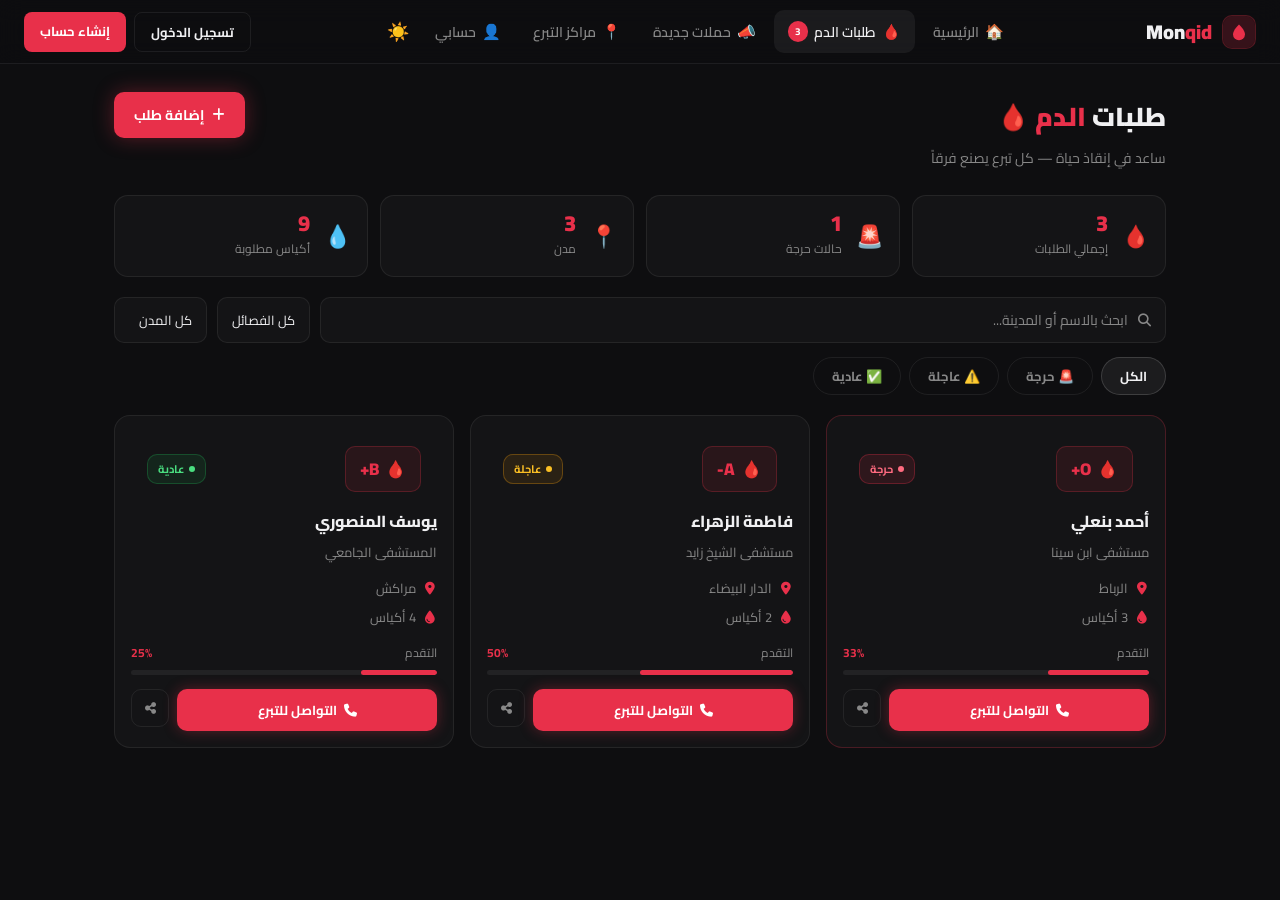
<file: monqid/pages/requests.html>
<!DOCTYPE html>
<html lang="ar" dir="rtl">
<head>
  <meta charset="UTF-8"/>
  <meta name="viewport" content="width=device-width, initial-scale=1.0"/>
  <title>Monqid – طلبات الدم</title>
  <link href="https://fonts.googleapis.com/css2?family=Cairo:wght@400;500;600;700;900&display=swap" rel="stylesheet">
  <link rel="stylesheet" href="https://cdnjs.cloudflare.com/ajax/libs/font-awesome/6.5.0/css/all.min.css">
  <link rel="stylesheet" href="../assests/css/index.css">
</head>
<body>

<nav>
  <a href="index.html" class="logo">
    <div class="logo-icon"><div class="logo-pulse"></div>
      <svg viewBox="0 0 24 24" fill="var(--red)"><path d="M12 2C12 2 4 9.5 4 15a8 8 0 0 0 16 0C20 9.5 12 2 12 2z"/></svg>
    </div>
    <span class="logo-text">Mon<span>qid</span></span>
  </a>
  <ul class="nav-links">
    <li><a href="index.html"><span class="nav-icon">🏠</span> الرئيسية</a></li>
    <li><a href="requests.html" class="active"><span class="nav-icon">🩸</span> طلبات الدم <span class="nav-badge" id="nav-count">0</span></a></li>
    <li><a href="Campagnes.html"><span class="nav-icon">📣</span> حملات جديدة</a></li>
    <li><a href="Centers.html"><span class="nav-icon">📍</span> مراكز التبرع</a></li>
    <li><a href="profil.html"><span class="nav-icon">👤</span> حسابي</a></li>
    <button class="btn-theme-toggle" id="themeToggle" onclick="toggleTheme()"><span id="themeIcon">☀️</span></button>
  </ul>
  <div class="nav-auth">
    <a href="login.html" class="btn-login">تسجيل الدخول</a>
    <a href="register.html" class="btn-register">إنشاء حساب</a>
  </div>
  <button class="menu-toggle" id="menuToggle">☰</button>
</nav>

<div class="mobile-drawer" id="mobileDrawer">
  <a href="index.html"><span>🏠</span> الرئيسية</a>
  <a href="requests.html"><span>🩸</span> طلبات الدم <span class="nav-badge" id="nav-count-mobile">0</span></a>
  <a href="Campagnes.html"><span>📣</span> حملات جديدة</a>
  <a href="Centers.html"><span>📍</span> مراكز التبرع</a>
  <a href="profil.html"><span>👤</span> حسابي</a>
  <div class="mobile-divider"></div>
  <div class="mobile-auth">
    <a href="login.html" class="btn-login">تسجيل الدخول</a>
    <a href="register.html" class="btn-register">إنشاء حساب</a>
  </div>
</div>

<div class="page">
  <div class="page-header">
    <div>
      <h1>طلبات <span>الدم</span> 🩸</h1>
      <p>ساعد في إنقاذ حياة — كل تبرع يصنع فرقاً</p>
    </div>
    <button class="btn-add" id="btn-open-modal"><i class="fa fa-plus"></i> إضافة طلب</button>
  </div>

  <div class="stats-row">
    <div class="stat-card"><div class="stat-icon">🩸</div><div class="stat-info"><div class="num" id="stat-total"><span>0</span></div><div class="lbl">إجمالي الطلبات</div></div></div>
    <div class="stat-card"><div class="stat-icon">🚨</div><div class="stat-info"><div class="num" id="stat-critical"><span>0</span></div><div class="lbl">حالات حرجة</div></div></div>
    <div class="stat-card"><div class="stat-icon">📍</div><div class="stat-info"><div class="num" id="stat-cities"><span>0</span></div><div class="lbl">مدن</div></div></div>
    <div class="stat-card"><div class="stat-icon">💧</div><div class="stat-info"><div class="num" id="stat-bags"><span>0</span></div><div class="lbl">أكياس مطلوبة</div></div></div>
  </div>

  <div class="filters-bar">
    <div class="search-wrap">
      <i class="fa fa-search"></i>
      <input type="text" id="search-inp" placeholder="ابحث بالاسم أو المدينة...">
    </div>
    <select class="filter-select" id="f-blood">
      <option value="all">كل الفصائل</option>
      <option>A+</option><option>A-</option><option>B+</option><option>B-</option>
      <option>AB+</option><option>AB-</option><option>O+</option><option>O-</option>
    </select>
    <select class="filter-select" id="f-city"><option value="all">كل المدن</option></select>
  </div>

  <div class="urgency-tabs" id="urg-tabs">
    <button class="urg-btn active" data-urg="all">الكل</button>
    <button class="urg-btn critical" data-urg="critical">🚨 حرجة</button>
    <button class="urg-btn" data-urg="high">⚠️ عاجلة</button>
    <button class="urg-btn" data-urg="normal">✅ عادية</button>
  </div>

  <div class="cards-grid" id="cards-grid"></div>
</div>

<!-- Modal إضافة طلب -->
<div class="modal-overlay" id="modal">
  <div class="modal-box">
    <button class="modal-close" id="btn-close-modal"><i class="fa fa-times"></i></button>
    <h2>طلب <span>دم</span> جديد</h2>
    <p class="modal-sub">أدخل تفاصيل الطلب وسنساعدك في إيجاد المتبرعين</p>
    <div class="form-row">
      <div class="form-group"><label>اسم المريض</label><input type="text" id="m-name" placeholder="الاسم الكامل"></div>
      <div class="form-group"><label>المستشفى</label><input type="text" id="m-hospital" placeholder="اسم المستشفى"></div>
    </div>
    <div class="form-group">
      <label>فصيلة الدم</label>
      <div class="blood-selector" id="blood-selector">
        <button class="blood-opt" data-blood="A+">A+</button>
        <button class="blood-opt" data-blood="A-">A-</button>
        <button class="blood-opt" data-blood="B+">B+</button>
        <button class="blood-opt" data-blood="B-">B-</button>
        <button class="blood-opt" data-blood="AB+">AB+</button>
        <button class="blood-opt" data-blood="AB-">AB-</button>
        <button class="blood-opt" data-blood="O+">O+</button>
        <button class="blood-opt" data-blood="O-">O-</button>
      </div>
    </div>
    <div class="form-row">
      <div class="form-group"><label>المدينة</label><input type="text" id="m-city" placeholder="مثل: الرباط"></div>
      <div class="form-group"><label>عدد الأكياس</label><input type="number" id="m-bags" placeholder="3" min="1" max="20"></div>
    </div>
    <div class="form-row">
      <div class="form-group">
        <label>درجة الاستعجال</label>
        <select id="m-urgency">
          <option value="critical">🚨 حرجة جداً</option>
          <option value="high">⚠️ عاجلة</option>
          <option value="normal">✅ عادية</option>
        </select>
      </div>
      <div class="form-group"><label>رقم التواصل</label><input type="tel" id="m-phone" placeholder="+212 6XX XXX XXX"></div>
    </div>
    <div class="form-group"><label>ملاحظات (اختياري)</label><textarea id="m-notes" placeholder="أي تفاصيل مهمة..."></textarea></div>
    <button class="btn-submit" id="btn-submit"><i class="fa fa-heart"></i> نشر الطلب</button>
  </div>
</div>

<div class="toast" id="toast"><i class="fa fa-check-circle"></i><span id="toast-msg"></span></div>

<script src="../assests/js/utils.js"></script>
<script src="../assests/js/requiestes.js"></script>
</body>
</html>
</file>
<file: monqid/assests/css/index.css>
/* ═══════════════════════════════════════
   Monqid — Global Stylesheet
   index.css  (shared across all pages)
═══════════════════════════════════════ */

/* ── Fonts & Reset ── */
*, *::before, *::after { box-sizing: border-box; margin: 0; padding: 0; }

:root {
  --font:      'Cairo', sans-serif;
  --red:       #e8304a;
  --red-glow:  rgba(232,48,74,0.35);
  --red-soft:  rgba(232,48,74,0.1);
  --border-r:  rgba(232,48,74,0.25);
  --green:     #4ade80;
  --text:      #f0f0f2;
  --muted:     #888;
  --surface:   #141416;
  --surface2:  #1c1c20;
  --border:    rgba(255,255,255,0.07);
  --bg:        #0e0e10;
}

/* Light mode */
body.light-mode {
  --text:    #1a1a1a;
  --muted:   #666;
  --surface: #f5f5f7;
  --surface2:#ffffff;
  --border:  rgba(0,0,0,0.08);
  --bg:      #ebebed;
}

body {
  font-family: var(--font);
  background: var(--bg);
  color: var(--text);
  min-height: 100vh;
  direction: rtl;
  -webkit-font-smoothing: antialiased;
}

/* ── Navbar ── */
nav {
  position: sticky;
  top: 0;
  z-index: 100;
  height: 64px;
  display: flex;
  align-items: center;
  justify-content: space-between;
  padding: 0 24px;
  background: rgba(14,14,16,0.85);
  backdrop-filter: blur(12px);
  border-bottom: 1px solid var(--border);
  gap: 20px;
}

body.light-mode nav {
  background: rgba(235,235,237,0.85);
}

.logo {
  display: flex;
  align-items: center;
  gap: 10px;
  text-decoration: none;
  flex-shrink: 0;
}

.logo-icon {
  position: relative;
  width: 34px; height: 34px;
  background: var(--red-soft);
  border: 1px solid var(--border-r);
  border-radius: 10px;
  display: flex;
  align-items: center;
  justify-content: center;
}

.logo-pulse {
  position: absolute;
  inset: 0;
  border-radius: 10px;
  background: var(--red-soft);
  animation: pulse 2s ease-in-out infinite;
}

.logo-icon svg { width: 18px; height: 18px; position: relative; }

.logo-text {
  font-size: 20px;
  font-weight: 900;
  color: var(--text);
}

.logo-text span { color: var(--red); }

.nav-links {
  display: flex;
  list-style: none;
  gap: 4px;
  flex: 1;
  justify-content: center;
}

.nav-links a {
  display: flex;
  align-items: center;
  gap: 6px;
  padding: 7px 14px;
  border-radius: 10px;
  text-decoration: none;
  font-size: 14px;
  font-weight: 600;
  color: var(--muted);
  transition: all 0.2s;
}

.nav-links a:hover,
.nav-links a.active {
  color: var(--text);
  background: rgba(255,255,255,0.06);
}

.nav-icon { font-size: 15px; }

.nav-badge {
  background: var(--red);
  color: #fff;
  font-size: 10px;
  font-weight: 700;
  padding: 1px 7px;
  border-radius: 10px;
  min-width: 18px;
  text-align: center;
}

.nav-auth {
  display: flex;
  gap: 8px;
  flex-shrink: 0;
}

.btn-login {
  padding: 7px 16px;
  border-radius: 8px;
  background: transparent;
  border: 1px solid var(--border);
  color: var(--text);
  font-family: var(--font);
  font-size: 13px;
  font-weight: 700;
  text-decoration: none;
  cursor: pointer;
  transition: all 0.2s;
}

.btn-login:hover { border-color: rgba(255,255,255,0.2); }

.btn-register {
  padding: 7px 16px;
  border-radius: 8px;
  background: var(--red);
  color: #fff;
  font-family: var(--font);
  font-size: 13px;
  font-weight: 700;
  text-decoration: none;
  cursor: pointer;
  transition: all 0.2s;
}

.btn-register:hover { background: #ff3d59; }

/* Theme toggle */
.btn-theme-toggle {
  background: transparent;
  border: none;
  font-size: 18px;
  cursor: pointer;
  padding: 4px 8px;
  border-radius: 8px;
  transition: background 0.2s;
}

.btn-theme-toggle:hover { background: rgba(255,255,255,0.06); }

/* ── Mobile menu toggle ── */
.menu-toggle {
  display: none;
  background: transparent;
  border: 1px solid var(--border);
  color: var(--text);
  font-size: 18px;
  padding: 6px 12px;
  border-radius: 8px;
  cursor: pointer;
}

/* ── Mobile Drawer ── */
.mobile-drawer {
  display: none;
  position: fixed;
  top: 64px; right: 0; left: 0;
  background: var(--surface);
  border-bottom: 1px solid var(--border);
  padding: 14px;
  z-index: 99;
  flex-direction: column;
  gap: 4px;
  box-shadow: 0 8px 32px rgba(0,0,0,0.4);
}

.mobile-drawer.open { display: flex; }

.mobile-drawer a {
  display: flex;
  align-items: center;
  gap: 10px;
  padding: 11px 14px;
  border-radius: 10px;
  text-decoration: none;
  font-size: 15px;
  font-weight: 600;
  color: var(--text);
  transition: background 0.2s;
}

.mobile-drawer a:hover { background: rgba(255,255,255,0.05); }

.mobile-divider {
  height: 1px;
  background: var(--border);
  margin: 6px 0;
}

.mobile-auth {
  display: flex;
  gap: 8px;
  padding: 6px 0;
}

.mobile-auth .btn-login,
.mobile-auth .btn-register { flex: 1; text-align: center; }

/* ── Page Layout ── */
.page {
  max-width: 1100px;
  margin: 0 auto;
  padding: 28px 24px 60px;
}

.page-header {
  display: flex;
  justify-content: space-between;
  align-items: flex-start;
  margin-bottom: 24px;
  gap: 16px;
}

.page-header h1 {
  font-size: 26px;
  font-weight: 900;
  margin-bottom: 4px;
}

.page-header h1 span { color: var(--red); }
.page-header p { font-size: 14px; color: var(--muted); }

.btn-add {
  display: flex;
  align-items: center;
  gap: 8px;
  background: var(--red);
  color: #fff;
  border: none;
  padding: 10px 20px;
  border-radius: 10px;
  font-family: var(--font);
  font-size: 14px;
  font-weight: 700;
  cursor: pointer;
  box-shadow: 0 0 20px var(--red-glow);
  transition: all 0.2s;
  flex-shrink: 0;
}

.btn-add:hover { background: #ff3d59; transform: translateY(-1px); }

/* ── Stats Row ── */
.stats-row {
  display: grid;
  grid-template-columns: repeat(4, 1fr);
  gap: 12px;
  margin-bottom: 20px;
}

.stat-card {
  background: var(--surface);
  border: 1px solid var(--border);
  border-radius: 14px;
  padding: 16px;
  display: flex;
  align-items: center;
  gap: 14px;
}

.stat-icon { font-size: 22px; }

.stat-info .num {
  font-size: 22px;
  font-weight: 900;
  color: var(--red);
  line-height: 1;
  margin-bottom: 3px;
}

.stat-info .lbl { font-size: 12px; color: var(--muted); }

/* ── Filters Bar ── */
.filters-bar {
  display: flex;
  gap: 10px;
  flex-wrap: wrap;
  margin-bottom: 14px;
}

.search-wrap {
  display: flex;
  align-items: center;
  gap: 10px;
  background: var(--surface);
  border: 1px solid var(--border);
  border-radius: 10px;
  padding: 9px 14px;
  flex: 1;
  min-width: 200px;
}

.search-wrap i { color: var(--muted); font-size: 13px; }

.search-wrap input {
  background: transparent;
  border: none;
  outline: none;
  color: var(--text);
  font-family: var(--font);
  font-size: 14px;
  width: 100%;
}

.search-wrap input::placeholder { color: var(--muted); }

.filter-select {
  background: var(--surface);
  border: 1px solid var(--border);
  border-radius: 10px;
  color: var(--text);
  padding: 9px 14px;
  font-family: var(--font);
  font-size: 13px;
  outline: none;
  cursor: pointer;
  appearance: none;
  -webkit-appearance: none;
}

.filter-select option { background: var(--surface2); }

/* ── Urgency Tabs ── */
.urgency-tabs {
  display: flex;
  gap: 8px;
  flex-wrap: wrap;
  margin-bottom: 20px;
}

.urg-btn {
  padding: 6px 18px;
  border-radius: 20px;
  font-size: 13px;
  font-weight: 700;
  cursor: pointer;
  border: 1px solid var(--border);
  background: transparent;
  color: var(--muted);
  font-family: var(--font);
  transition: all 0.2s;
}

.urg-btn:hover { color: var(--text); border-color: rgba(255,255,255,0.15); }
.urg-btn.active { background: rgba(255,255,255,0.06); border-color: rgba(255,255,255,0.15); color: var(--text); }
.urg-btn.critical.active { background: rgba(232,48,74,0.12); border-color: rgba(232,48,74,0.4); color: #ff6b80; }

/* ── Cards Grid ── */
.cards-grid {
  display: grid;
  grid-template-columns: repeat(auto-fill, minmax(300px, 1fr));
  gap: 16px;
}

/* ── Request Card ── */
.req-card {
  background: var(--surface);
  border: 1px solid var(--border);
  border-radius: 16px;
  padding: 16px;
  transition: all 0.25s;
}

.req-card:hover {
  border-color: rgba(255,255,255,0.12);
  transform: translateY(-2px);
  box-shadow: 0 8px 30px rgba(0,0,0,0.3);
}

.req-card.urgent { border-color: rgba(232,48,74,0.25); }

.card-top {
  display: flex;
  justify-content: space-between;
  align-items: center;
  margin-bottom: 14px;
}

.blood-badge {
  display: flex;
  align-items: center;
  gap: 6px;
  background: var(--red-soft);
  border: 1px solid var(--border-r);
  border-radius: 10px;
  padding: 6px 14px;
  font-size: 17px;
  font-weight: 900;
  color: var(--red);
}

.urgency-tag {
  display: inline-flex;
  align-items: center;
  gap: 5px;
  font-size: 11px;
  font-weight: 700;
  padding: 4px 10px;
  border-radius: 10px;
}

.urgency-tag.critical { background: rgba(232,48,74,0.12); color: #ff6b80; border: 1px solid rgba(232,48,74,0.3); }
.urgency-tag.high     { background: rgba(245,158,11,0.1);  color: #fbbf24; border: 1px solid rgba(245,158,11,0.3); }
.urgency-tag.normal   { background: rgba(34,197,94,0.1);   color: #4ade80; border: 1px solid rgba(34,197,94,0.25); }

.urgency-tag .dot {
  width: 6px; height: 6px;
  border-radius: 50%;
  background: currentColor;
  animation: blink 1.4s ease infinite;
}

.card-name { font-size: 16px; font-weight: 800; margin-bottom: 4px; }
.card-sub  { font-size: 13px; color: var(--muted); margin-bottom: 12px; }

.card-meta { margin-bottom: 12px; }

.meta-row {
  display: flex;
  align-items: center;
  gap: 7px;
  font-size: 13px;
  color: var(--muted);
  margin-bottom: 5px;
}

.meta-row i { color: var(--red); width: 14px; text-align: center; }

/* Progress bar */
.bags-bar-wrap { margin-bottom: 14px; }

.bags-label {
  display: flex;
  justify-content: space-between;
  font-size: 12px;
  color: var(--muted);
  margin-bottom: 6px;
}

.bags-label .val { color: var(--red); font-weight: 700; }

.bags-bar {
  height: 5px;
  background: rgba(255,255,255,0.06);
  border-radius: 10px;
  overflow: hidden;
}

.bags-fill {
  height: 100%;
  background: var(--red);
  border-radius: 10px;
  transition: width 0.5s;
}

.card-actions { display: flex; gap: 8px; }

.btn-donate {
  flex: 1;
  padding: 9px 12px;
  background: var(--red);
  border: none;
  border-radius: 10px;
  color: #fff;
  font-family: var(--font);
  font-size: 13px;
  font-weight: 700;
  cursor: pointer;
  display: flex;
  align-items: center;
  justify-content: center;
  gap: 7px;
  box-shadow: 0 0 14px var(--red-glow);
  transition: all 0.2s;
}

.btn-donate:hover { background: #ff3d59; transform: translateY(-1px); }
.btn-donate.donated { background: rgba(34,197,94,0.15); color: #4ade80; box-shadow: none; cursor: default; border: 1px solid rgba(34,197,94,0.3); }

.btn-share {
  width: 38px; height: 38px;
  background: transparent;
  border: 1px solid var(--border);
  border-radius: 10px;
  color: var(--muted);
  font-size: 13px;
  cursor: pointer;
  display: flex;
  align-items: center;
  justify-content: center;
  transition: all 0.2s;
  flex-shrink: 0;
}

.btn-share:hover { border-color: rgba(255,255,255,0.2); color: var(--text); }

/* ── Campaign Card ── */
.campaign-card {
  background: var(--surface);
  border: 1px solid var(--border);
  border-radius: 16px;
  overflow: hidden;
  transition: all 0.25s;
  display: flex;
  flex-direction: column;
}

.campaign-card:hover {
  transform: translateY(-3px);
  box-shadow: 0 10px 36px rgba(0,0,0,0.35);
}

.campaign-card.critical { border-color: rgba(232,48,74,0.3); }
.campaign-card.urgent   { border-color: rgba(245,158,11,0.2); }

.card-top {
  display: flex;
  justify-content: space-between;
  align-items: center;
  padding: 14px 16px 0;
}

.urgency-badge {
  display: inline-flex;
  align-items: center;
  gap: 6px;
  font-size: 11px;
  font-weight: 700;
  padding: 4px 10px;
  border-radius: 10px;
}

.urgency-badge .dot {
  width: 6px; height: 6px;
  border-radius: 50%;
  background: currentColor;
  animation: blink 1.4s ease infinite;
}

.badge-critical { background: rgba(232,48,74,0.12); color: #ff6b80; border: 1px solid rgba(232,48,74,0.3); }
.badge-urgent   { background: rgba(245,158,11,0.1);  color: #fbbf24; border: 1px solid rgba(245,158,11,0.3); }
.badge-normal   { background: rgba(34,197,94,0.1);   color: #4ade80; border: 1px solid rgba(34,197,94,0.25); }

.card-body { padding: 12px 16px; flex: 1; }
.card-footer { padding: 12px 16px 14px; }

/* Progress bar (campaigns) */
.progress-wrap { margin-bottom: 4px; }
.progress-bar { height: 5px; background: rgba(255,255,255,0.06); border-radius: 10px; overflow: hidden; }
.progress-fill { height: 100%; background: var(--red); border-radius: 10px; transition: width 0.5s; }

/* ── Modal ── */
.modal-overlay {
  display: none;
  position: fixed;
  inset: 0;
  background: rgba(0,0,0,0.7);
  backdrop-filter: blur(6px);
  z-index: 200;
  align-items: center;
  justify-content: center;
  padding: 20px;
}

.modal-overlay.open { display: flex; }

.modal-box {
  background: var(--surface2);
  border: 1px solid rgba(232,48,74,0.2);
  border-radius: 20px;
  padding: 28px 26px;
  width: 100%;
  max-width: 560px;
  max-height: 90vh;
  overflow-y: auto;
  position: relative;
  animation: fadeUp 0.3s ease both;
}

.modal-box::before {
  content: '';
  position: absolute;
  top: 0; left: 0; right: 0;
  height: 2px;
  background: linear-gradient(90deg, transparent, var(--red), transparent);
  border-radius: 20px 20px 0 0;
}

.modal-box h2 { font-size: 20px; font-weight: 900; margin-bottom: 4px; }
.modal-box h2 span { color: var(--red); }
.modal-sub { font-size: 13px; color: var(--muted); margin-bottom: 20px; }

.modal-close {
  position: absolute;
  top: 16px; left: 16px;
  background: rgba(255,255,255,0.06);
  border: 1px solid var(--border);
  border-radius: 8px;
  color: var(--muted);
  font-size: 14px;
  width: 32px; height: 32px;
  cursor: pointer;
  display: flex;
  align-items: center;
  justify-content: center;
  transition: all 0.2s;
}

.modal-close:hover { color: var(--text); border-color: rgba(255,255,255,0.2); }

/* ── Form inside modal ── */
.form-row {
  display: grid;
  grid-template-columns: 1fr 1fr;
  gap: 12px;
}

.form-group { margin-bottom: 13px; }

.form-group label {
  display: block;
  font-size: 11px;
  font-weight: 700;
  color: var(--muted);
  margin-bottom: 6px;
  text-transform: uppercase;
  letter-spacing: 0.4px;
}

.form-group input,
.form-group select,
.form-group textarea {
  width: 100%;
  background: rgba(255,255,255,0.04);
  border: 1px solid rgba(255,255,255,0.07);
  border-radius: 10px;
  color: var(--text);
  padding: 10px 14px;
  font-family: var(--font);
  font-size: 14px;
  outline: none;
  transition: border-color 0.2s, box-shadow 0.2s;
  appearance: none;
  -webkit-appearance: none;
}

.form-group textarea {
  resize: vertical;
  min-height: 80px;
  line-height: 1.6;
}

.form-group input::placeholder,
.form-group textarea::placeholder { color: rgba(136,136,136,0.5); }

.form-group input:focus,
.form-group select:focus,
.form-group textarea:focus {
  border-color: rgba(232,48,74,0.4);
  box-shadow: 0 0 0 3px rgba(232,48,74,0.1);
}

.form-group select option { background: #1c1c20; color: var(--text); }

/* Blood selector */
.blood-selector {
  display: flex;
  flex-wrap: wrap;
  gap: 8px;
}

.blood-opt {
  padding: 7px 14px;
  border-radius: 8px;
  background: transparent;
  border: 1px solid var(--border);
  color: var(--muted);
  font-family: var(--font);
  font-size: 13px;
  font-weight: 700;
  cursor: pointer;
  transition: all 0.2s;
}

.blood-opt:hover { border-color: rgba(232,48,74,0.3); color: var(--text); }
.blood-opt.selected { background: var(--red-soft); border-color: var(--border-r); color: var(--red); }
.btn-join {
  width: 100%;
  padding: 12px;
  margin-top: 6px;
  background: var(--red);
  border: none;
  border-radius: 12px;
  color: #fff;
  font-family: var(--font);
  font-weight: 700;
  font-size: 15px;
  cursor: pointer;
  box-shadow: 0 0 22px var(--red-glow);
  transition: all 0.2s;
  display: flex;
  align-items: center;
  justify-content: center;
  gap: 8px;

}
.btn-submit {
  width: 100%;
  padding: 12px;
  margin-top: 6px;
  background: var(--red);
  border: none;
  border-radius: 12px;
  color: #fff;
  font-family: var(--font);
  font-weight: 700;
  font-size: 15px;
  cursor: pointer;
  box-shadow: 0 0 22px var(--red-glow);
  transition: all 0.2s;
  display: flex;
  align-items: center;
  justify-content: center;
  gap: 8px;
}
.btn-info {
  width: 38px; height: 38px;
  background: transparent;
  border: 1px solid var(--border);
  border-radius: 10px;
  color: var(--muted);
  font-size: 13px;
  cursor: pointer;
  display: flex;
  align-items: center;
  justify-content: center;
  transition: all 0.2s;
  flex-shrink: 0;
  margin-top: 15px;

}
.btn-info :hover {border-color: rgba(255,255,255,0.2); color: var(--text);  }

.btn-submit:hover { background: #ff3d59; transform: translateY(-2px); }

/* ── Toast ── */
.toast {
  position: fixed;
  bottom: 24px;
  left: 50%;
  transform: translateX(-50%) translateY(100px);
  background: var(--surface2);
  border: 1px solid rgba(255,255,255,0.1);
  border-radius: 12px;
  padding: 12px 20px;
  display: flex;
  align-items: center;
  gap: 10px;
  font-size: 14px;
  font-weight: 600;
  box-shadow: 0 8px 32px rgba(0,0,0,0.4);
  transition: transform 0.3s ease;
  z-index: 300;
  white-space: nowrap;
}

.toast.show { transform: translateX(-50%) translateY(0); }
.toast i { color: var(--red); }

/* ── Empty state ── */
.empty-state {
  text-align: center;
  padding: 60px 20px;
  color: var(--muted);
  grid-column: 1 / -1;
}

.empty-state i { font-size: 36px; margin-bottom: 12px; display: block; color: var(--border-r); }
.empty-state p { font-size: 15px; }


/* ── Animations ── */
@keyframes fadeUp {
  from { opacity: 0; transform: translateY(20px); }
  to   { opacity: 1; transform: translateY(0); }
}

@keyframes pulse {
  0%, 100% { transform: scale(1); opacity: 0.8; }
  50%       { transform: scale(1.4); opacity: 0; }
}

@keyframes blink {
  0%, 100% { opacity: 1; }
  50%       { opacity: 0.3; }
}

/* ── Responsive ── */
@media (max-width: 900px) {
  .stats-row { grid-template-columns: repeat(2, 1fr); }
}

@media (max-width: 700px) {
  .nav-links, .nav-auth { display: none; }
  .menu-toggle { display: flex; }
  .stats-row { grid-template-columns: repeat(2, 1fr); }
  .form-row { grid-template-columns: 1fr; }
  .cards-grid { grid-template-columns: 1fr; }
}

@media (max-width: 480px) {
  .page { padding: 20px 16px 40px; }
  .page-header { flex-direction: column; }
  .btn-add { width: 100%; justify-content: center; }
}
</file>
<file: monqid/assests/css/home.css>
/* ═══════════════════════════════════════
   Monqid — Home Page Styles
   assets/css/home.css
═══════════════════════════════════════ */

/* ── Hero ── */
.hero {
  min-height: calc(100vh - 64px);
  display: flex;
  flex-direction: column;
  align-items: center;
  justify-content: center;
  text-align: center;
  padding: 60px 24px;
  position: relative;
  overflow: hidden;
}

.hero::before {
  content: '';
  position: absolute;
  inset: 0;
  background:
    radial-gradient(ellipse at 50% 0%,  rgba(232,48,74,0.18) 0%, transparent 55%),
    radial-gradient(ellipse at 80% 80%, rgba(232,48,74,0.07) 0%, transparent 50%);
  pointer-events: none;
}

.hero-tag {
  display: inline-flex;
  align-items: center;
  gap: 7px;
  background: rgba(232,48,74,0.1);
  border: 1px solid rgba(232,48,74,0.25);
  color: var(--red);
  font-size: 13px;
  font-weight: 700;
  padding: 6px 16px;
  border-radius: 30px;
  margin-bottom: 28px;
  animation: fadeUp 0.5s ease both;
}

.hero-tag .dot { width: 7px; height: 7px; border-radius: 50%; background: var(--red); animation: pulse 1.8s ease-in-out infinite; }

.hero h1 { font-size: clamp(2rem, 5vw, 3.6rem); font-weight: 900; line-height: 1.25; margin-bottom: 10px; animation: fadeUp 0.5s ease 0.1s both; }
.hero h1 span { color: var(--red); }

.hero-verse {
  max-width: 640px; margin: 0 auto 14px;
  font-size: 15px; color: #ccc; line-height: 1.9;
  border-right: 3px solid var(--red); padding-right: 14px;
  text-align: right;
  animation: fadeUp 0.5s ease 0.2s both;
}

.hero-hadith {
  max-width: 580px; margin: 0 auto 32px;
  font-size: 14px; color: #bbb; line-height: 1.9;
  border-right: 3px solid rgba(232,48,74,0.4); padding-right: 14px;
  text-align: right;
  animation: fadeUp 0.5s ease 0.3s both;
}

.hero-verse .source,
.hero-hadith .source { display: block; font-size: 12px; color: var(--muted); margin-top: 4px; }

.hero-sub { max-width: 500px; margin: 0 auto 40px; font-size: 15px; color: var(--muted); line-height: 1.8; animation: fadeUp 0.5s ease 0.35s both; }

.hero-btns { display: flex; gap: 14px; flex-wrap: wrap; justify-content: center; animation: fadeUp 0.5s ease 0.45s both; }

.btn-hero-primary {
  display: flex; align-items: center; gap: 9px;
  background: var(--red); color: #fff; text-decoration: none;
  font-family: var(--font); font-size: 15px; font-weight: 700;
  padding: 13px 30px; border-radius: 12px; border: none; cursor: pointer;
  box-shadow: 0 0 28px var(--red-glow); transition: all 0.2s;
}

.btn-hero-primary:hover { background: #ff3d59; transform: translateY(-2px); box-shadow: 0 6px 36px rgba(232,48,74,0.55); }

.btn-hero-secondary {
  display: flex; align-items: center; gap: 9px;
  background: transparent; color: var(--text); text-decoration: none;
  font-family: var(--font); font-size: 15px; font-weight: 700;
  padding: 13px 30px; border-radius: 12px; border: 1px solid var(--border); cursor: pointer; transition: all 0.2s;
}

.btn-hero-secondary:hover { border-color: rgba(255,255,255,0.25); background: rgba(255,255,255,0.04); transform: translateY(-2px); }

/* ── Stats bar ── */
.stats-section { background: var(--surface); border-top: 1px solid var(--border); border-bottom: 1px solid var(--border); padding: 36px 24px; }

.stats-inner { max-width: 900px; margin: 0 auto; display: grid; grid-template-columns: repeat(3, 1fr); }

.stat-item { text-align: center; padding: 10px 20px; position: relative; }

.stat-item:not(:last-child)::after { content: ''; position: absolute; left: 0; top: 20%; bottom: 20%; width: 1px; background: var(--border); }

.stat-item .num { font-size: 2.8rem; font-weight: 900; color: var(--red); line-height: 1; margin-bottom: 6px; display: block; }
.stat-item .lbl { font-size: 14px; color: var(--muted); }

/* ── Features ── */
.features-section { max-width: 1100px; margin: 0 auto; padding: 70px 24px; }

.section-title { text-align: center; margin-bottom: 48px; }
.section-title h2 { font-size: 2rem; font-weight: 900; margin-bottom: 10px; }
.section-title h2 span { color: var(--red); }
.section-title p { color: var(--muted); font-size: 15px; }

.features-grid { display: grid; grid-template-columns: repeat(3, 1fr); gap: 18px; }

.feature-card { background: var(--surface); border: 1px solid var(--border); border-radius: 16px; padding: 28px 22px; text-align: center; transition: all 0.25s; text-decoration: none; }
.feature-card:hover { border-color: var(--border-r); transform: translateY(-4px); box-shadow: 0 12px 40px rgba(0,0,0,0.3); }
.feature-icon { font-size: 2.4rem; margin-bottom: 16px; display: block; }
.feature-card h3 { font-size: 17px; font-weight: 800; margin-bottom: 8px; color: var(--text); }
.feature-card p { font-size: 13px; color: var(--muted); line-height: 1.8; }

/* ── Footer ── */
.footer { background: var(--surface); border-top: 1px solid var(--border); padding: 30px 24px; text-align: center; }
.footer-inner { max-width: 900px; margin: 0 auto; }
.footer-logo { font-size: 20px; font-weight: 900; color: var(--text); margin-bottom: 8px; }
.footer-logo span { color: var(--red); }
.footer p { font-size: 13px; color: var(--muted); margin-bottom: 6px; }

/* ── Responsive ── */
@media (max-width: 700px) {
  .features-grid { grid-template-columns: 1fr; }
  .stats-inner   { grid-template-columns: 1fr; gap: 24px; }
  .stat-item::after { display: none; }
}

@media (max-width: 500px) {
  .hero-btns { flex-direction: column; align-items: stretch; }
  .btn-hero-primary, .btn-hero-secondary { justify-content: center; }
}
</file>
<file: monqid/assests/css/auth.css>
/* ═══════════════════════════════════════
   Monqid — Auth Pages Styles
   assets/css/auth.css  (login + register)
═══════════════════════════════════════ */

.auth-wrapper {
  min-height: calc(100vh - 64px);
  display: flex; align-items: center; justify-content: center;
  padding: 40px 20px; position: relative;
}

.auth-wrapper::before {
  content: ''; position: fixed; inset: 0;
  background: radial-gradient(ellipse at 50% 0%, rgba(232,48,74,0.1) 0%, transparent 55%);
  pointer-events: none; z-index: 0;
}

.auth-card {
  background: var(--surface2); border: 1px solid rgba(232,48,74,0.2);
  border-radius: 20px; padding: 2.2rem 2rem;
  width: 100%; max-width: 460px; position: relative; z-index: 1;
  animation: fadeUp 0.4s ease both;
}

.auth-card::before {
  content: ''; position: absolute; top: 0; left: 0; right: 0; height: 2px;
  background: linear-gradient(90deg, transparent, var(--red), transparent);
  border-radius: 20px 20px 0 0;
}

.card-logo { text-align: center; margin-bottom: 1.5rem; }

.logo-icon-wrap {
  width: 54px; height: 54px;
  background: rgba(232,48,74,0.12); border: 1px solid rgba(232,48,74,0.2);
  border-radius: 14px; display: inline-flex; align-items: center; justify-content: center;
  margin-bottom: 10px; box-shadow: 0 0 22px rgba(232,48,74,0.35); position: relative;
}

.logo-pulse-ring { position: absolute; inset: 0; border-radius: 14px; background: rgba(232,48,74,0.12); animation: pulse 2.4s ease-in-out infinite; }

.logo-icon-wrap svg { width: 26px; height: 26px; fill: var(--red); filter: drop-shadow(0 0 6px var(--red)); position: relative; }

.logo-name { font-size: 22px; font-weight: 900; color: var(--text); }
.logo-name span { color: var(--red); }

.card-title { font-size: 19px; font-weight: 900; margin-bottom: 4px; text-align: center; }
.card-sub   { font-size: 13px; color: var(--muted); margin-bottom: 1.5rem; text-align: center; }

.guest-notice {
  display: flex; align-items: flex-start; gap: 10px;
  background: rgba(232,48,74,0.07); border: 1px solid rgba(232,48,74,0.18);
  border-radius: 12px; padding: 12px 14px; margin-bottom: 1.4rem;
  font-size: 13px; color: #ccc; line-height: 1.7;
}

.guest-notice .notice-icon { font-size: 18px; flex-shrink: 0; margin-top: 1px; }
.guest-notice a { color: var(--red); text-decoration: none; font-weight: 700; }
.guest-notice a:hover { color: #ff3d59; }

/* Inputs */
.input-wrap { position: relative; }

.input-wrap .ico { position: absolute; right: 12px; top: 50%; transform: translateY(-50%); color: var(--muted); font-size: 13px; pointer-events: none; }

.input-wrap input,
.input-wrap select {
  width: 100%; background: rgba(255,255,255,0.04); border: 1px solid rgba(255,255,255,0.07);
  border-radius: 10px; color: var(--text); padding: 10px 38px 10px 13px;
  font-family: var(--font); font-size: 14px; outline: none;
  transition: border-color 0.2s, box-shadow 0.2s; appearance: none; -webkit-appearance: none;
}

.input-wrap input::placeholder { color: rgba(136,136,136,0.5); }

.input-wrap input:focus,
.input-wrap select:focus { border-color: rgba(232,48,74,0.4); box-shadow: 0 0 0 3px rgba(232,48,74,0.1); }

.input-wrap select option { background: #1c1c20; color: var(--text); }

.check-row { display: flex; justify-content: space-between; align-items: center; margin-bottom: 14px; font-size: 13px; }
.check-row label { display: flex; align-items: center; gap: 7px; color: var(--muted); cursor: pointer; }
.check-row input[type=checkbox] { accent-color: var(--red); }
.forgot { color: var(--red); text-decoration: none; font-size: 13px; font-weight: 700; }
.forgot:hover { color: #ff3d59; }

.divider { display: flex; align-items: center; gap: 10px; margin: 1.1rem 0; }
.divider hr { flex: 1; border: none; border-top: 1px solid rgba(255,255,255,0.07); }
.divider span { font-size: 12px; color: var(--muted); }

.btn-google {
  width: 100%; padding: 10px; border: 1px solid rgba(255,255,255,0.07); border-radius: 10px;
  background: transparent; color: var(--text); font-family: var(--font); font-size: 13px; font-weight: 700;
  cursor: pointer; display: flex; align-items: center; justify-content: center; gap: 9px; transition: all 0.2s;
}

.btn-google:hover { border-color: rgba(255,255,255,0.2); background: rgba(255,255,255,0.04); }

.card-footer-link { text-align: center; margin-top: 1.1rem; font-size: 13px; color: var(--muted); }
.card-footer-link a { color: var(--red); text-decoration: none; font-weight: 700; }
.card-footer-link a:hover { color: #ff3d59; }

.guest-link { text-align: center; margin-top: 14px; padding-top: 14px; border-top: 1px solid rgba(255,255,255,0.06); }
.guest-link a { color: var(--muted); text-decoration: none; font-size: 13px; transition: color 0.2s; }
.guest-link a:hover { color: var(--text); }

@media (max-width: 480px) {
  .auth-card { padding: 1.6rem 1.2rem; }
  .form-row  { grid-template-columns: 1fr; }
}
</file>
